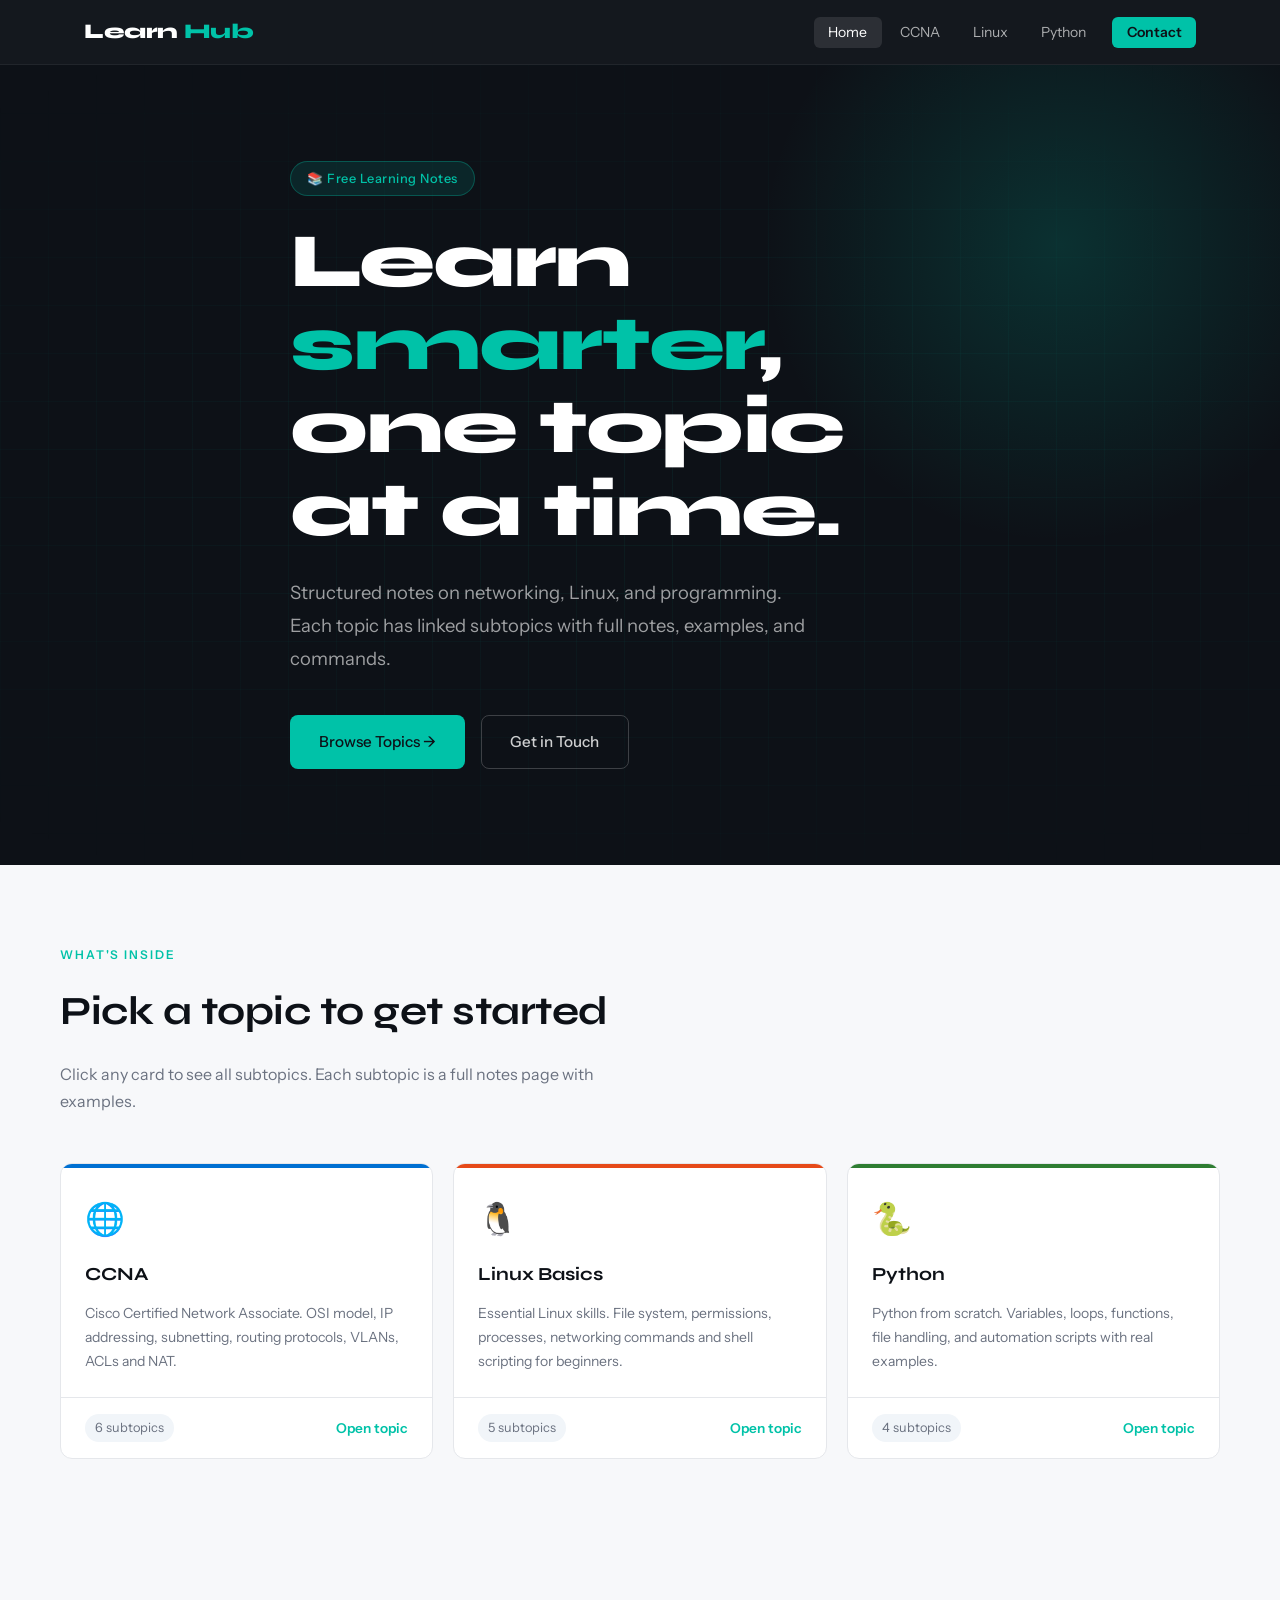
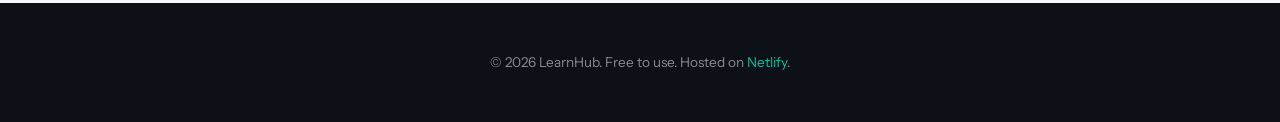
<file: index.html>
<!DOCTYPE html>
<html lang="en">
<head>
  <meta charset="UTF-8" />
  <meta name="viewport" content="width=device-width, initial-scale=1.0" />
  <title>LearnHub — Topics & Notes</title>
  <meta name="description" content="Free learning notes on CCNA, Linux, Python and more. Structured topics with subtopics and full notes." />
  <link rel="stylesheet" href="css/style.css" />
  <link rel="stylesheet" href="https://fonts.googleapis.com/css2?family=Fira+Code&display=swap" />
</head>
<body>

<!-- NAV -->
<nav class="nav">
  <div class="nav__inner">
    <a href="index.html" class="nav__logo">Learn<span>Hub</span></a>
    <ul class="nav__links" id="navLinks">
      <li><a href="index.html" class="active">Home</a></li>
      <li><a href="topics/ccna.html">CCNA</a></li>
      <li><a href="topics/linux.html">Linux</a></li>
      <li><a href="topics/python.html">Python</a></li>
      <li><a href="contact.html" class="cta">Contact</a></li>
    </ul>
    <button class="nav__toggle" onclick="document.getElementById('navLinks').classList.toggle('open')">☰</button>
  </div>
</nav>

<!-- HERO -->
<section class="hero">
  <div class="hero__grid"></div>
  <div class="hero__glow"></div>
  <div class="hero__inner">
    <div class="hero__badge anim">📚 Free Learning Notes</div>
    <h1 class="hero__title anim anim-d1">Learn <em>smarter</em>,<br>one topic at a time.</h1>
    <p class="hero__sub anim anim-d2">Structured notes on networking, Linux, and programming. Each topic has linked subtopics with full notes, examples, and commands.</p>
    <div class="hero__actions anim anim-d3">
      <a href="#topics" class="btn btn--primary">Browse Topics →</a>
      <a href="contact.html" class="btn btn--ghost">Get in Touch</a>
    </div>
  </div>
</section>

<!-- TOPICS -->
<section class="section" id="topics">
  <div class="section__inner">
    <p class="section__label">What's inside</p>
    <h2 class="section__title">Pick a topic to get started</h2>
    <p class="section__sub">Click any card to see all subtopics. Each subtopic is a full notes page with examples.</p>

    <div class="topics-grid">

      <a href="topics/ccna.html" class="topic-card">
        <div class="topic-card__stripe" style="background: #0070d2;"></div>
        <div class="topic-card__body">
          <div class="topic-card__icon">🌐</div>
          <div class="topic-card__title">CCNA</div>
          <div class="topic-card__desc">Cisco Certified Network Associate. OSI model, IP addressing, subnetting, routing protocols, VLANs, ACLs and NAT.</div>
        </div>
        <div class="topic-card__footer">
          <span class="topic-card__count">6 subtopics</span>
          <span class="topic-card__link">Open topic</span>
        </div>
      </a>

      <a href="topics/linux.html" class="topic-card">
        <div class="topic-card__stripe" style="background: #e64a19;"></div>
        <div class="topic-card__body">
          <div class="topic-card__icon">🐧</div>
          <div class="topic-card__title">Linux Basics</div>
          <div class="topic-card__desc">Essential Linux skills. File system, permissions, processes, networking commands and shell scripting for beginners.</div>
        </div>
        <div class="topic-card__footer">
          <span class="topic-card__count">5 subtopics</span>
          <span class="topic-card__link">Open topic</span>
        </div>
      </a>

      <a href="topics/python.html" class="topic-card">
        <div class="topic-card__stripe" style="background: #2e7d32;"></div>
        <div class="topic-card__body">
          <div class="topic-card__icon">🐍</div>
          <div class="topic-card__title">Python</div>
          <div class="topic-card__desc">Python from scratch. Variables, loops, functions, file handling, and automation scripts with real examples.</div>
        </div>
        <div class="topic-card__footer">
          <span class="topic-card__count">4 subtopics</span>
          <span class="topic-card__link">Open topic</span>
        </div>
      </a>

    </div>
  </div>
</section>

<!-- FOOTER -->
<footer class="footer">
  <p>© <span id="yr"></span> LearnHub. Free to use. Hosted on <a href="https://netlify.com" target="_blank">Netlify</a>.</p>
</footer>

<script>document.getElementById('yr').textContent = new Date().getFullYear();</script>
</body>
</html>
</file>
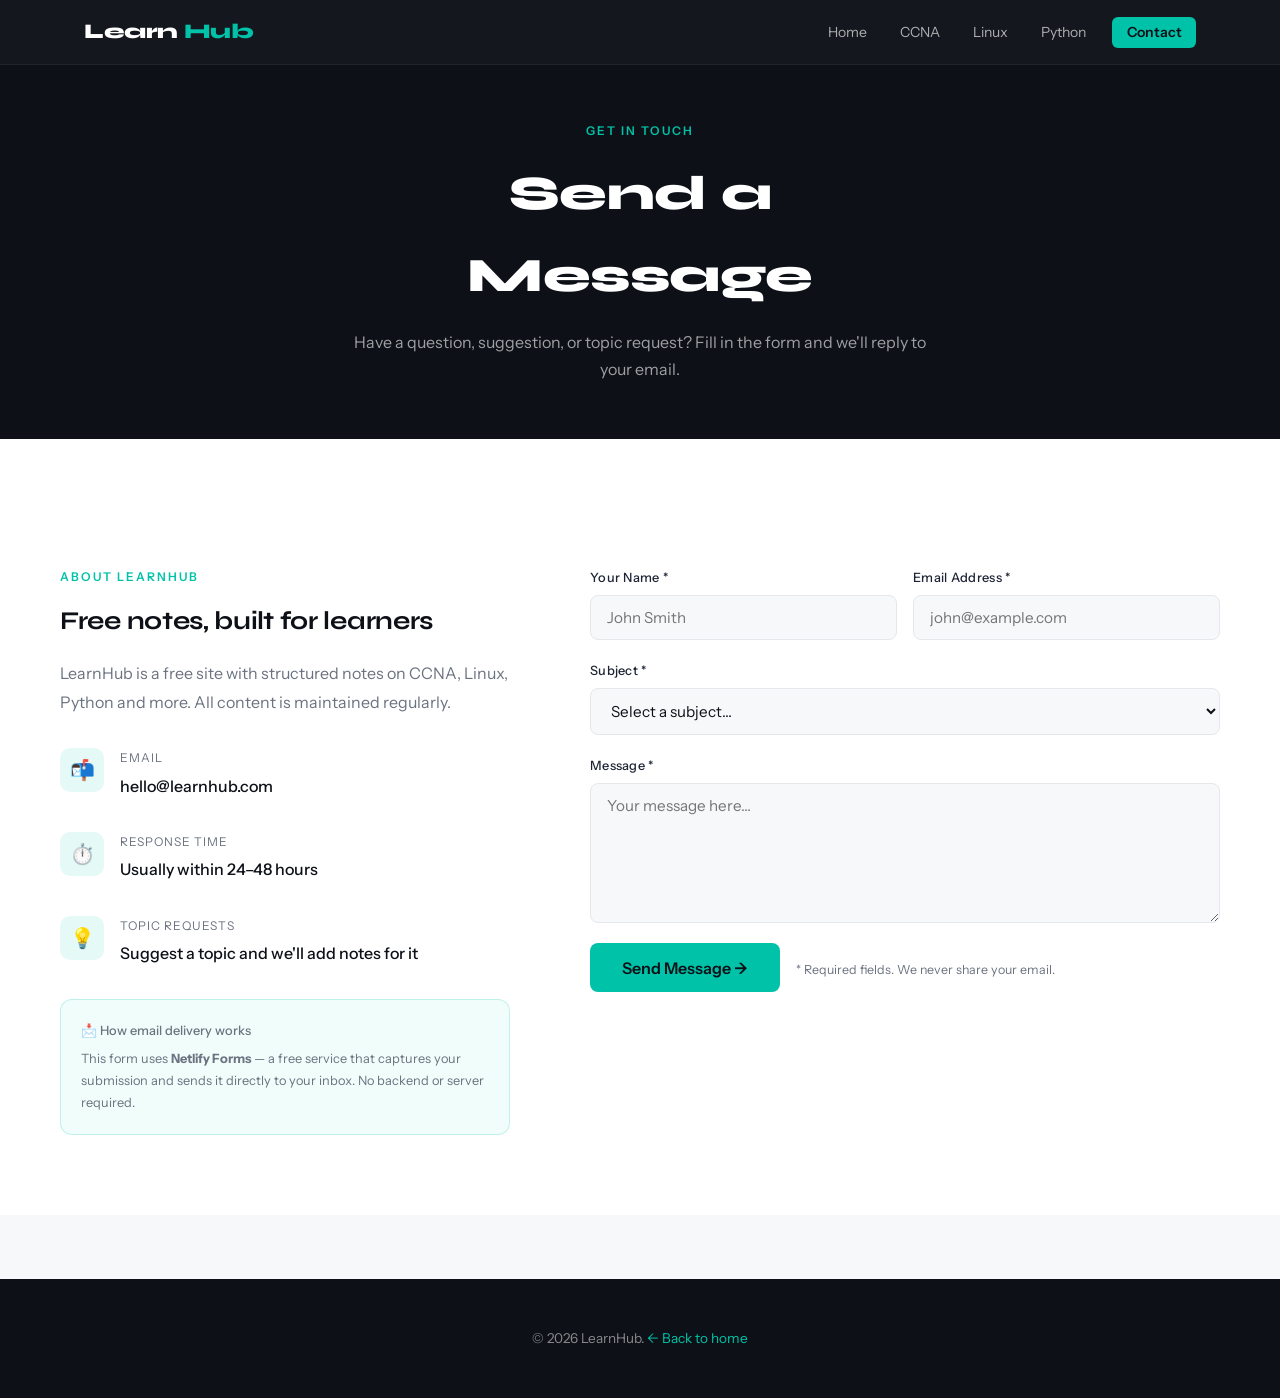
<file: contact.html>
<!DOCTYPE html>
<html lang="en">
<head>
  <meta charset="UTF-8" />
  <meta name="viewport" content="width=device-width, initial-scale=1.0" />
  <title>Contact — LearnHub</title>
  <meta name="description" content="Get in touch — send a message and we'll reply by email." />
  <link rel="stylesheet" href="css/style.css" />
</head>
<body>

<nav class="nav">
  <div class="nav__inner">
    <a href="index.html" class="nav__logo">Learn<span>Hub</span></a>
    <ul class="nav__links" id="navLinks">
      <li><a href="index.html">Home</a></li>
      <li><a href="topics/ccna.html">CCNA</a></li>
      <li><a href="topics/linux.html">Linux</a></li>
      <li><a href="topics/python.html">Python</a></li>
      <li><a href="contact.html" class="cta active">Contact</a></li>
    </ul>
    <button class="nav__toggle" onclick="document.getElementById('navLinks').classList.toggle('open')">☰</button>
  </div>
</nav>

<!-- Page header -->
<div style="background: var(--ink); padding: 3.5rem 1.5rem; text-align: center;">
  <div style="max-width: 600px; margin: 0 auto;">
    <p style="color: var(--accent); font-size: 0.75rem; font-weight: 600; letter-spacing: 2px; text-transform: uppercase; margin-bottom: 0.75rem;">Get in touch</p>
    <h1 style="font-family: 'Syne', sans-serif; font-size: clamp(2rem, 4vw, 3rem); font-weight: 800; color: #fff; letter-spacing: -0.5px; margin-bottom: 0.75rem;">Send a Message</h1>
    <p style="color: rgba(255,255,255,0.6); font-size: 1rem;">Have a question, suggestion, or topic request? Fill in the form and we'll reply to your email.</p>
  </div>
</div>

<section class="section contact-section">
  <div class="section__inner">
    <div class="contact-grid">

      <!-- Left: contact info -->
      <div class="contact-info">
        <div>
          <p class="section__label">About LearnHub</p>
          <h2 style="font-family: 'Syne', sans-serif; font-size: 1.6rem; font-weight: 700; margin-bottom: 1rem; letter-spacing: -0.3px;">Free notes, built for learners</h2>
          <p style="color: var(--muted); line-height: 1.8;">LearnHub is a free site with structured notes on CCNA, Linux, Python and more. All content is maintained regularly.</p>
        </div>

        <div class="contact-info__item">
          <div class="contact-info__icon">📬</div>
          <div>
            <p class="contact-info__label">Email</p>
            <p class="contact-info__value">hello@learnhub.com</p>
          </div>
        </div>

        <div class="contact-info__item">
          <div class="contact-info__icon">⏱️</div>
          <div>
            <p class="contact-info__label">Response time</p>
            <p class="contact-info__value">Usually within 24–48 hours</p>
          </div>
        </div>

        <div class="contact-info__item">
          <div class="contact-info__icon">💡</div>
          <div>
            <p class="contact-info__label">Topic requests</p>
            <p class="contact-info__value">Suggest a topic and we'll add notes for it</p>
          </div>
        </div>

        <div style="background: #f0fdfb; border: 1px solid rgba(0,194,168,0.2); border-radius: var(--r); padding: 1.25rem;">
          <p style="font-size: 0.8rem; color: var(--muted); margin-bottom: 0.4rem; font-weight: 500;">📩 How email delivery works</p>
          <p style="font-size: 0.8rem; color: var(--muted); line-height: 1.7;">This form uses <strong>Netlify Forms</strong> — a free service that captures your submission and sends it directly to your inbox. No backend or server required.</p>
        </div>
      </div>

      <!-- Right: contact form -->
      <div>
        <!-- Success message (shown after submit) -->
        <div id="form-success" class="alert" style="display:none; margin-bottom: 1.5rem;">
          ✅ Message sent! We'll reply to your email within 24–48 hours.
        </div>
        <div id="form-error" class="alert" style="display:none; margin-bottom: 1.5rem; background:#fee2e2; color:#991b1b; border:1px solid #fca5a5;">
          ❌ Something went wrong. Please try again or email us directly.
        </div>

        <!--
          NETLIFY FORMS SETUP:
          1. Deploy this site to Netlify
          2. Netlify auto-detects data-netlify="true" and activates the form
          3. Go to Netlify Dashboard → Forms → Set up email notifications
          4. Enter YOUR email address to receive submissions
          5. Done — every form submission arrives in your inbox for free
        -->
        <form
          class="form"
          name="contact"
          method="POST"
          data-netlify="true"
          data-netlify-honeypot="bot-field"
          id="contactForm"
        >
          <!-- Honeypot spam protection -->
          <input type="hidden" name="form-name" value="contact" />
          <input type="text" name="bot-field" style="display:none" />

          <div class="form__row">
            <div class="form__group">
              <label class="form__label" for="name">Your Name *</label>
              <input class="form__input" type="text" id="name" name="name" placeholder="John Smith" required />
            </div>
            <div class="form__group">
              <label class="form__label" for="email">Email Address *</label>
              <input class="form__input" type="email" id="email" name="email" placeholder="john@example.com" required />
            </div>
          </div>

          <div class="form__group">
            <label class="form__label" for="subject">Subject *</label>
            <select class="form__select" id="subject" name="subject" required>
              <option value="" disabled selected>Select a subject…</option>
              <option value="Topic Request">📚 Topic Request</option>
              <option value="Content Feedback">✏️ Content Feedback</option>
              <option value="Bug / Broken Link">🐛 Bug / Broken Link</option>
              <option value="General Question">💬 General Question</option>
              <option value="Other">Other</option>
            </select>
          </div>

          <div class="form__group">
            <label class="form__label" for="message">Message *</label>
            <textarea class="form__textarea" id="message" name="message" placeholder="Your message here…" required></textarea>
          </div>

          <div style="display: flex; align-items: center; gap: 1rem; flex-wrap: wrap;">
            <button type="submit" class="form__submit">Send Message →</button>
            <p class="form__note">* Required fields. We never share your email.</p>
          </div>
        </form>
      </div>
    </div>
  </div>
</section>

<footer class="footer">
  <p>© <span id="yr"></span> LearnHub. <a href="index.html">← Back to home</a></p>
</footer>

<script>
  document.getElementById('yr').textContent = new Date().getFullYear();

  // Handle form submission with fetch (AJAX) for better UX
  const form = document.getElementById('contactForm');
  form.addEventListener('submit', async (e) => {
    e.preventDefault();
    const btn = form.querySelector('.form__submit');
    btn.textContent = 'Sending…';
    btn.disabled = true;

    try {
      const data = new FormData(form);
      const res = await fetch('/', {
        method: 'POST',
        headers: { 'Content-Type': 'application/x-www-form-urlencoded' },
        body: new URLSearchParams(data).toString()
      });

      if (res.ok) {
        form.style.display = 'none';
        document.getElementById('form-success').style.display = 'block';
      } else {
        throw new Error('Server error');
      }
    } catch {
      document.getElementById('form-error').style.display = 'block';
      btn.textContent = 'Send Message →';
      btn.disabled = false;
    }
  });
</script>

</body>
</html>
</file>
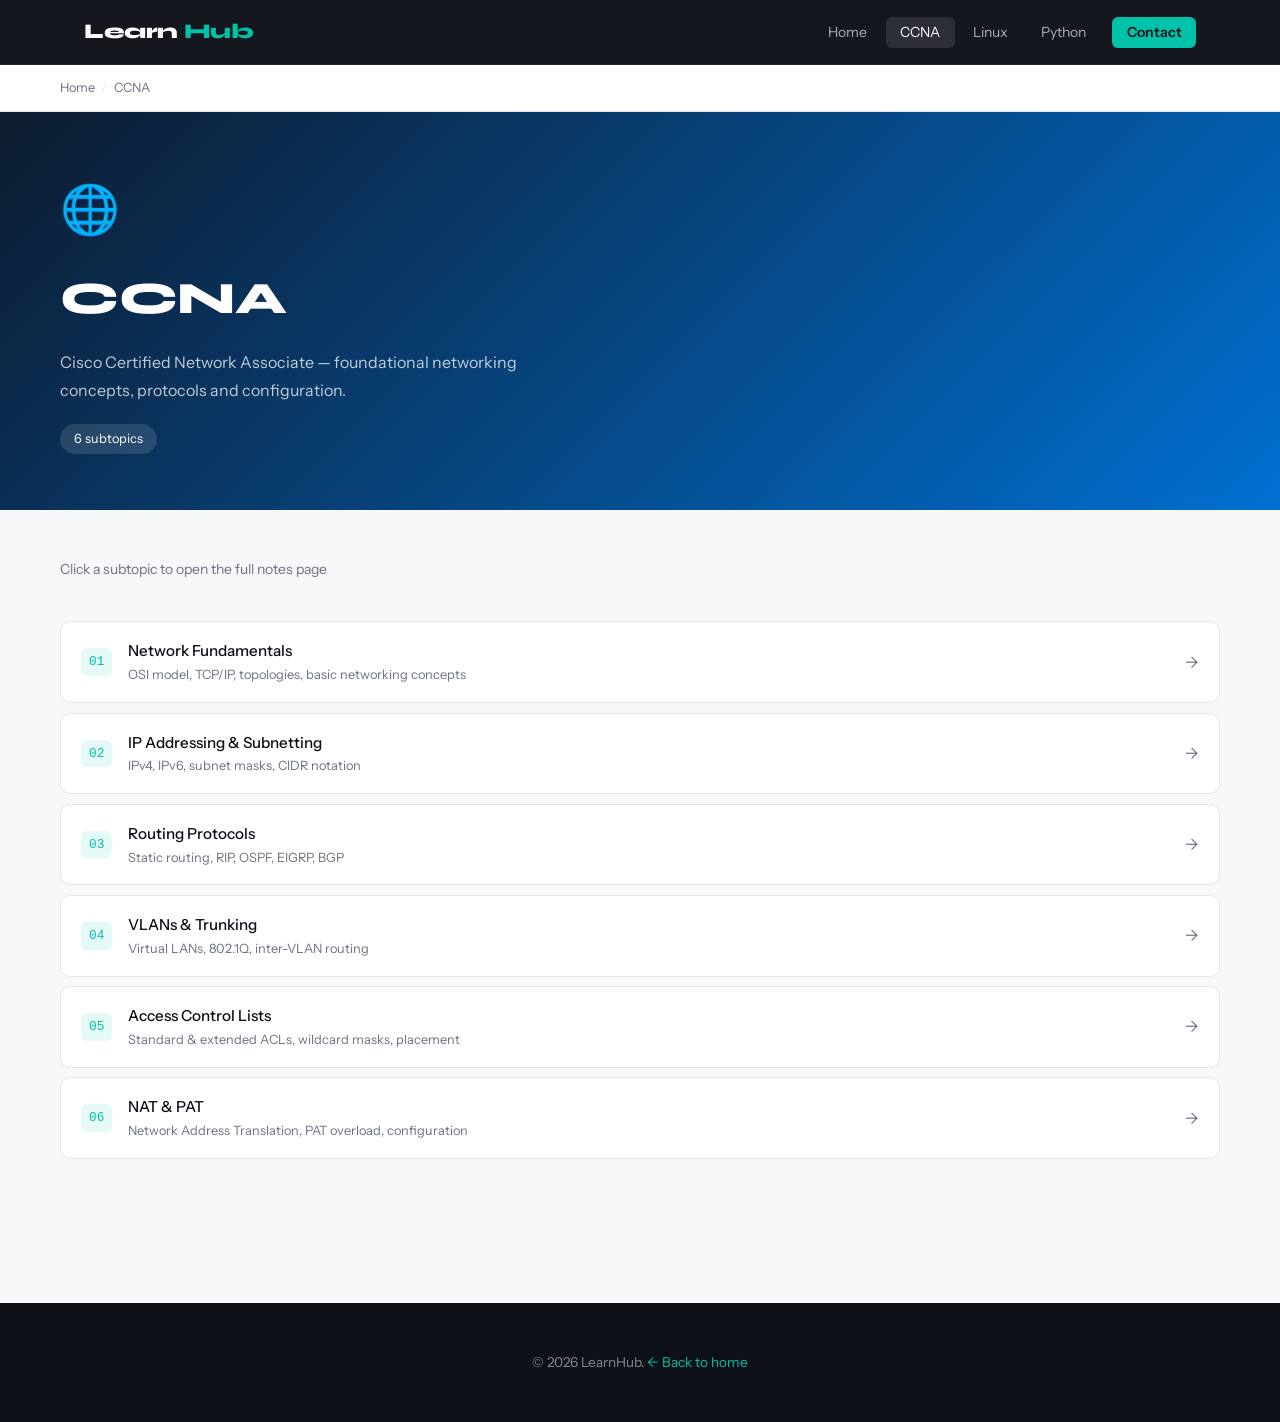
<file: topics/ccna.html>
<!DOCTYPE html>
<html lang="en">
<head>
  <meta charset="UTF-8" />
  <meta name="viewport" content="width=device-width, initial-scale=1.0" />
  <title>CCNA — LearnHub</title>
  <meta name="description" content="CCNA notes: OSI model, IP addressing, routing, VLANs, ACLs and NAT." />
  <link rel="stylesheet" href="../css/style.css" />
</head>
<body>

<nav class="nav">
  <div class="nav__inner">
    <a href="../index.html" class="nav__logo">Learn<span>Hub</span></a>
    <ul class="nav__links" id="navLinks">
      <li><a href="../index.html">Home</a></li>
      <li><a href="ccna.html" class="active">CCNA</a></li>
      <li><a href="linux.html">Linux</a></li>
      <li><a href="python.html">Python</a></li>
      <li><a href="../contact.html" class="cta">Contact</a></li>
    </ul>
    <button class="nav__toggle" onclick="document.getElementById('navLinks').classList.toggle('open')">☰</button>
  </div>
</nav>

<div class="breadcrumb">
  <div class="breadcrumb__inner">
    <a href="../index.html">Home</a>
    <span class="breadcrumb__sep">/</span>
    <span>CCNA</span>
  </div>
</div>

<!-- Topic banner -->
<div style="background: linear-gradient(135deg, #0d1b2e 0%, #0070d2 100%); padding: 3.5rem 1.5rem; color: #fff;">
  <div style="max-width: 1160px; margin: 0 auto;">
    <div style="font-size: 3rem; margin-bottom: 0.75rem;">🌐</div>
    <h1 style="font-family: 'Syne', sans-serif; font-size: clamp(1.8rem, 4vw, 2.8rem); font-weight: 800; letter-spacing: -0.5px; margin-bottom: 0.75rem;">CCNA</h1>
    <p style="color: rgba(255,255,255,0.75); font-size: 1rem; max-width: 520px;">Cisco Certified Network Associate — foundational networking concepts, protocols and configuration.</p>
    <div style="margin-top: 1.25rem; background: rgba(255,255,255,0.12); display: inline-block; padding: 4px 14px; border-radius: 20px; font-size: 0.8rem;">6 subtopics</div>
  </div>
</div>

<section class="section" style="padding-top: 3rem;">
  <div class="section__inner">
    <p style="color: var(--muted); margin-bottom: 0.5rem; font-size: 0.875rem;">Click a subtopic to open the full notes page</p>

    <ul class="sub-list">

      <li class="sub-list__item">
        <a href="ccna/network-fundamentals.html">
          <span class="sub-list__num">01</span>
          <div>
            <div class="sub-list__name">Network Fundamentals</div>
            <div class="sub-list__desc">OSI model, TCP/IP, topologies, basic networking concepts</div>
          </div>
          <span class="sub-list__arrow">→</span>
        </a>
      </li>

      <li class="sub-list__item">
        <a href="ccna/ip-addressing.html">
          <span class="sub-list__num">02</span>
          <div>
            <div class="sub-list__name">IP Addressing & Subnetting</div>
            <div class="sub-list__desc">IPv4, IPv6, subnet masks, CIDR notation</div>
          </div>
          <span class="sub-list__arrow">→</span>
        </a>
      </li>

      <li class="sub-list__item">
        <a href="ccna/routing.html">
          <span class="sub-list__num">03</span>
          <div>
            <div class="sub-list__name">Routing Protocols</div>
            <div class="sub-list__desc">Static routing, RIP, OSPF, EIGRP, BGP</div>
          </div>
          <span class="sub-list__arrow">→</span>
        </a>
      </li>

      <li class="sub-list__item">
        <a href="ccna/vlans.html">
          <span class="sub-list__num">04</span>
          <div>
            <div class="sub-list__name">VLANs & Trunking</div>
            <div class="sub-list__desc">Virtual LANs, 802.1Q, inter-VLAN routing</div>
          </div>
          <span class="sub-list__arrow">→</span>
        </a>
      </li>

      <li class="sub-list__item">
        <a href="ccna/acls.html">
          <span class="sub-list__num">05</span>
          <div>
            <div class="sub-list__name">Access Control Lists</div>
            <div class="sub-list__desc">Standard & extended ACLs, wildcard masks, placement</div>
          </div>
          <span class="sub-list__arrow">→</span>
        </a>
      </li>

      <li class="sub-list__item">
        <a href="ccna/nat.html">
          <span class="sub-list__num">06</span>
          <div>
            <div class="sub-list__name">NAT & PAT</div>
            <div class="sub-list__desc">Network Address Translation, PAT overload, configuration</div>
          </div>
          <span class="sub-list__arrow">→</span>
        </a>
      </li>

    </ul>
  </div>
</section>

<footer class="footer">
  <p>© <span id="yr"></span> LearnHub. <a href="../index.html">← Back to home</a></p>
</footer>
<script>document.getElementById('yr').textContent = new Date().getFullYear();</script>
</body>
</html>
</file>
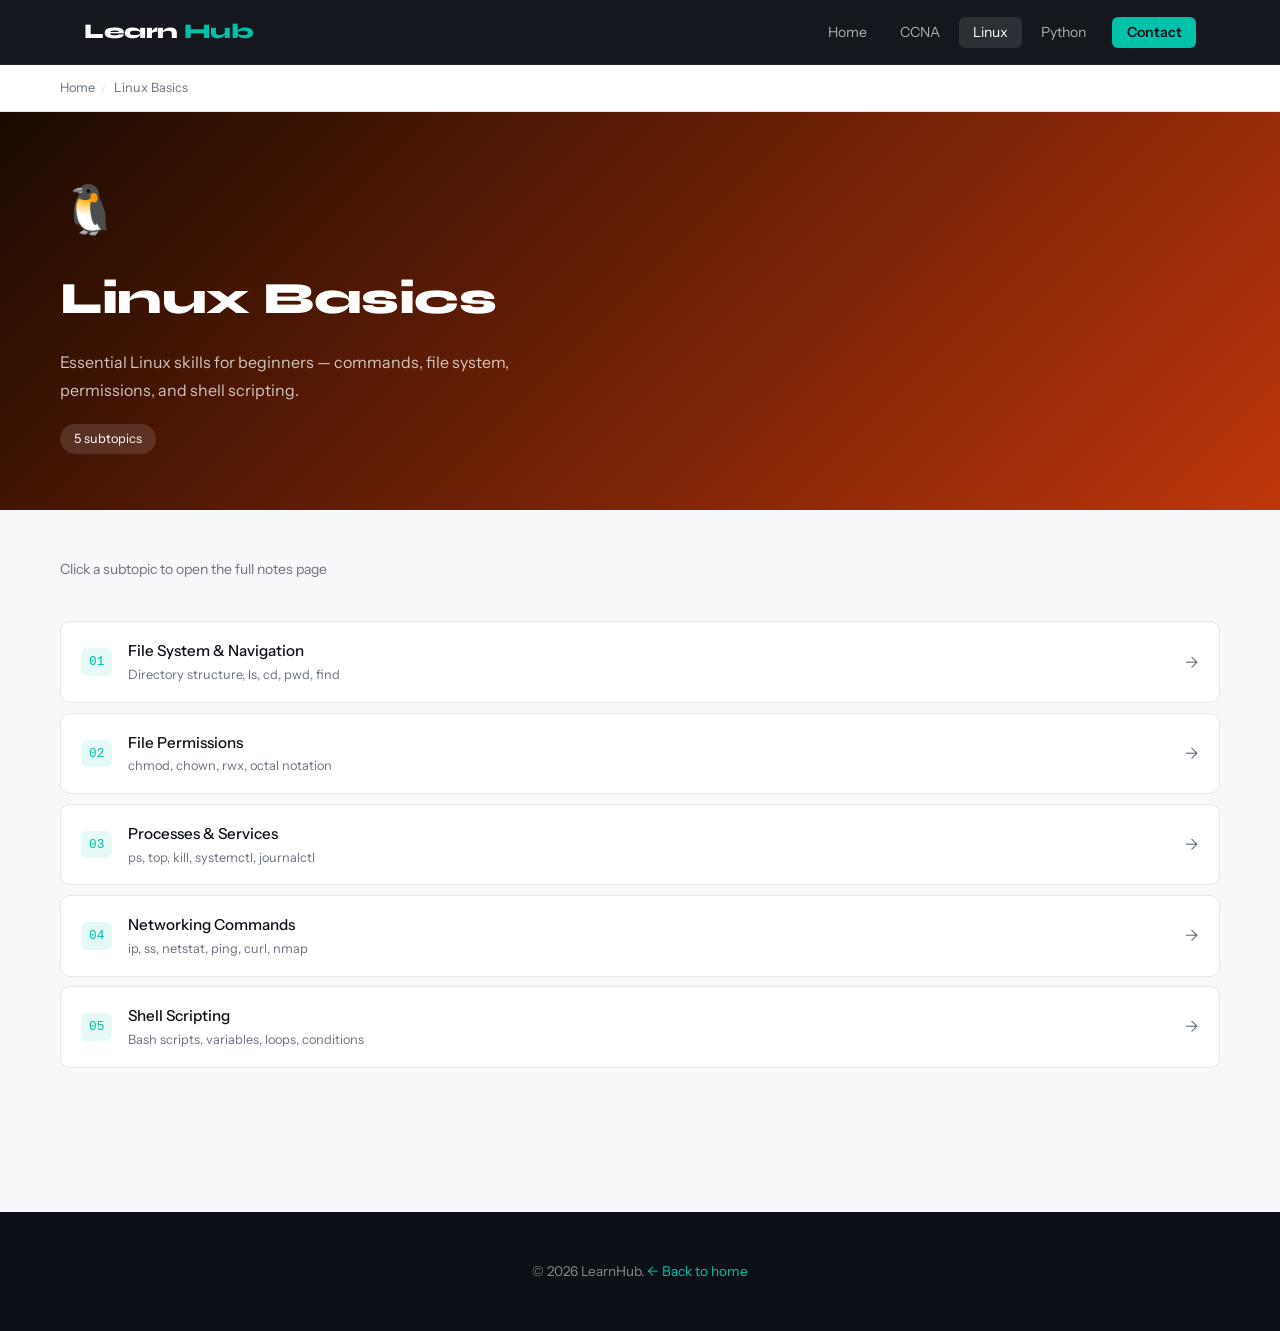
<file: topics/linux.html>
<!DOCTYPE html>
<html lang="en">
<head>
  <meta charset="UTF-8"/><meta name="viewport" content="width=device-width,initial-scale=1.0"/>
  <title>Linux Basics — LearnHub</title>
  <link rel="stylesheet" href="../css/style.css"/>
</head>
<body>
<nav class="nav"><div class="nav__inner">
  <a href="../index.html" class="nav__logo">Learn<span>Hub</span></a>
  <ul class="nav__links" id="navLinks">
    <li><a href="../index.html">Home</a></li><li><a href="ccna.html">CCNA</a></li>
    <li><a href="linux.html" class="active">Linux</a></li><li><a href="python.html">Python</a></li>
    <li><a href="../contact.html" class="cta">Contact</a></li>
  </ul>
  <button class="nav__toggle" onclick="document.getElementById('navLinks').classList.toggle('open')">☰</button>
</div></nav>
<div class="breadcrumb"><div class="breadcrumb__inner"><a href="../index.html">Home</a><span class="breadcrumb__sep">/</span><span>Linux Basics</span></div></div>

<div style="background:linear-gradient(135deg,#1a0a00 0%,#bf360c 100%);padding:3.5rem 1.5rem;color:#fff;">
  <div style="max-width:1160px;margin:0 auto;">
    <div style="font-size:3rem;margin-bottom:.75rem;">🐧</div>
    <h1 style="font-family:'Syne',sans-serif;font-size:clamp(1.8rem,4vw,2.8rem);font-weight:800;letter-spacing:-.5px;margin-bottom:.75rem;">Linux Basics</h1>
    <p style="color:rgba(255,255,255,.75);font-size:1rem;max-width:520px;">Essential Linux skills for beginners — commands, file system, permissions, and shell scripting.</p>
    <div style="margin-top:1.25rem;background:rgba(255,255,255,.12);display:inline-block;padding:4px 14px;border-radius:20px;font-size:.8rem;">5 subtopics</div>
  </div>
</div>

<section class="section" style="padding-top:3rem;">
  <div class="section__inner">
    <p style="color:var(--muted);margin-bottom:.5rem;font-size:.875rem;">Click a subtopic to open the full notes page</p>
    <ul class="sub-list">
      <li class="sub-list__item"><a href="linux/file-system.html"><span class="sub-list__num">01</span><div><div class="sub-list__name">File System & Navigation</div><div class="sub-list__desc">Directory structure, ls, cd, pwd, find</div></div><span class="sub-list__arrow">→</span></a></li>
      <li class="sub-list__item"><a href="linux/permissions.html"><span class="sub-list__num">02</span><div><div class="sub-list__name">File Permissions</div><div class="sub-list__desc">chmod, chown, rwx, octal notation</div></div><span class="sub-list__arrow">→</span></a></li>
      <li class="sub-list__item"><a href="linux/processes.html"><span class="sub-list__num">03</span><div><div class="sub-list__name">Processes & Services</div><div class="sub-list__desc">ps, top, kill, systemctl, journalctl</div></div><span class="sub-list__arrow">→</span></a></li>
      <li class="sub-list__item"><a href="linux/networking.html"><span class="sub-list__num">04</span><div><div class="sub-list__name">Networking Commands</div><div class="sub-list__desc">ip, ss, netstat, ping, curl, nmap</div></div><span class="sub-list__arrow">→</span></a></li>
      <li class="sub-list__item"><a href="linux/shell-scripting.html"><span class="sub-list__num">05</span><div><div class="sub-list__name">Shell Scripting</div><div class="sub-list__desc">Bash scripts, variables, loops, conditions</div></div><span class="sub-list__arrow">→</span></a></li>
    </ul>
  </div>
</section>
<footer class="footer"><p>© <span id="yr"></span> LearnHub. <a href="../index.html">← Back to home</a></p></footer>
<script>document.getElementById('yr').textContent=new Date().getFullYear();</script>
</body></html>
</file>
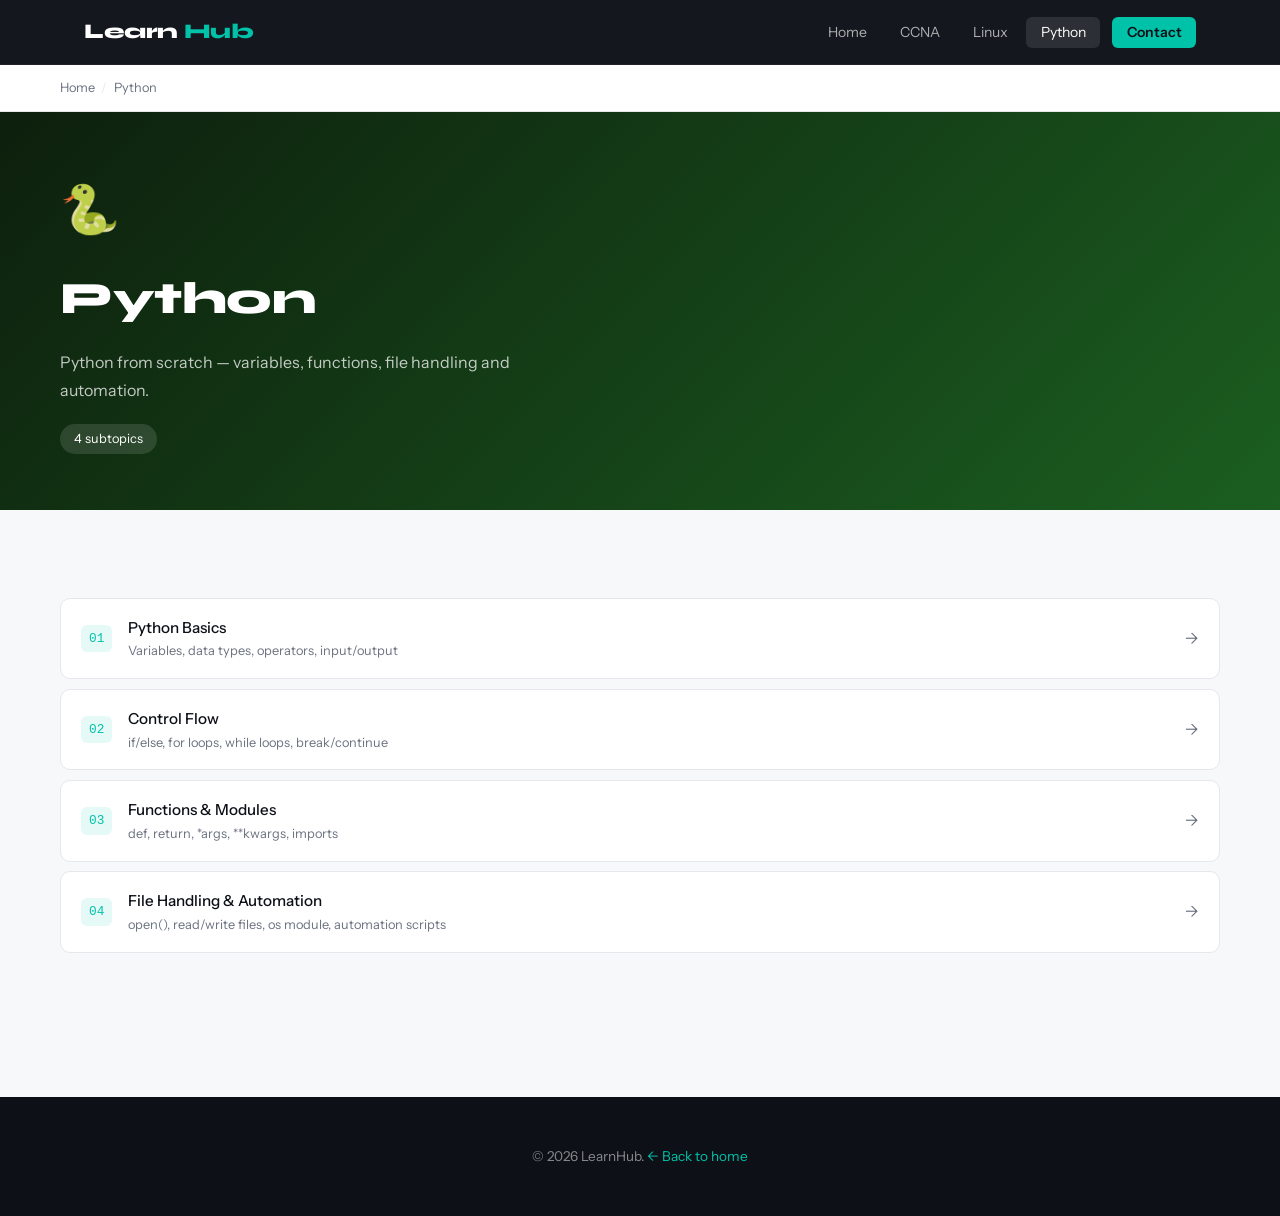
<file: topics/python.html>
<!DOCTYPE html>
<html lang="en">
<head><meta charset="UTF-8"/><meta name="viewport" content="width=device-width,initial-scale=1.0"/>
<title>Python — LearnHub</title><link rel="stylesheet" href="../css/style.css"/></head>
<body>
<nav class="nav"><div class="nav__inner"><a href="../index.html" class="nav__logo">Learn<span>Hub</span></a>
<ul class="nav__links" id="navLinks"><li><a href="../index.html">Home</a></li><li><a href="ccna.html">CCNA</a></li><li><a href="linux.html">Linux</a></li><li><a href="python.html" class="active">Python</a></li><li><a href="../contact.html" class="cta">Contact</a></li></ul>
<button class="nav__toggle" onclick="document.getElementById('navLinks').classList.toggle('open')">☰</button></div></nav>
<div class="breadcrumb"><div class="breadcrumb__inner"><a href="../index.html">Home</a><span class="breadcrumb__sep">/</span><span>Python</span></div></div>
<div style="background:linear-gradient(135deg,#0d1f0d 0%,#1b5e20 100%);padding:3.5rem 1.5rem;color:#fff;">
  <div style="max-width:1160px;margin:0 auto;">
    <div style="font-size:3rem;margin-bottom:.75rem;">🐍</div>
    <h1 style="font-family:'Syne',sans-serif;font-size:clamp(1.8rem,4vw,2.8rem);font-weight:800;letter-spacing:-.5px;margin-bottom:.75rem;">Python</h1>
    <p style="color:rgba(255,255,255,.75);font-size:1rem;max-width:520px;">Python from scratch — variables, functions, file handling and automation.</p>
    <div style="margin-top:1.25rem;background:rgba(255,255,255,.12);display:inline-block;padding:4px 14px;border-radius:20px;font-size:.8rem;">4 subtopics</div>
  </div>
</div>
<section class="section" style="padding-top:3rem;"><div class="section__inner">
<ul class="sub-list">
<li class="sub-list__item"><a href="python/basics.html"><span class="sub-list__num">01</span><div><div class="sub-list__name">Python Basics</div><div class="sub-list__desc">Variables, data types, operators, input/output</div></div><span class="sub-list__arrow">→</span></a></li>
<li class="sub-list__item"><a href="python/control-flow.html"><span class="sub-list__num">02</span><div><div class="sub-list__name">Control Flow</div><div class="sub-list__desc">if/else, for loops, while loops, break/continue</div></div><span class="sub-list__arrow">→</span></a></li>
<li class="sub-list__item"><a href="python/functions.html"><span class="sub-list__num">03</span><div><div class="sub-list__name">Functions & Modules</div><div class="sub-list__desc">def, return, *args, **kwargs, imports</div></div><span class="sub-list__arrow">→</span></a></li>
<li class="sub-list__item"><a href="python/file-handling.html"><span class="sub-list__num">04</span><div><div class="sub-list__name">File Handling & Automation</div><div class="sub-list__desc">open(), read/write files, os module, automation scripts</div></div><span class="sub-list__arrow">→</span></a></li>
</ul>
</div></section>
<footer class="footer"><p>© <span id="yr"></span> LearnHub. <a href="../index.html">← Back to home</a></p></footer>
<script>document.getElementById('yr').textContent=new Date().getFullYear();</script>
</body></html>
</file>
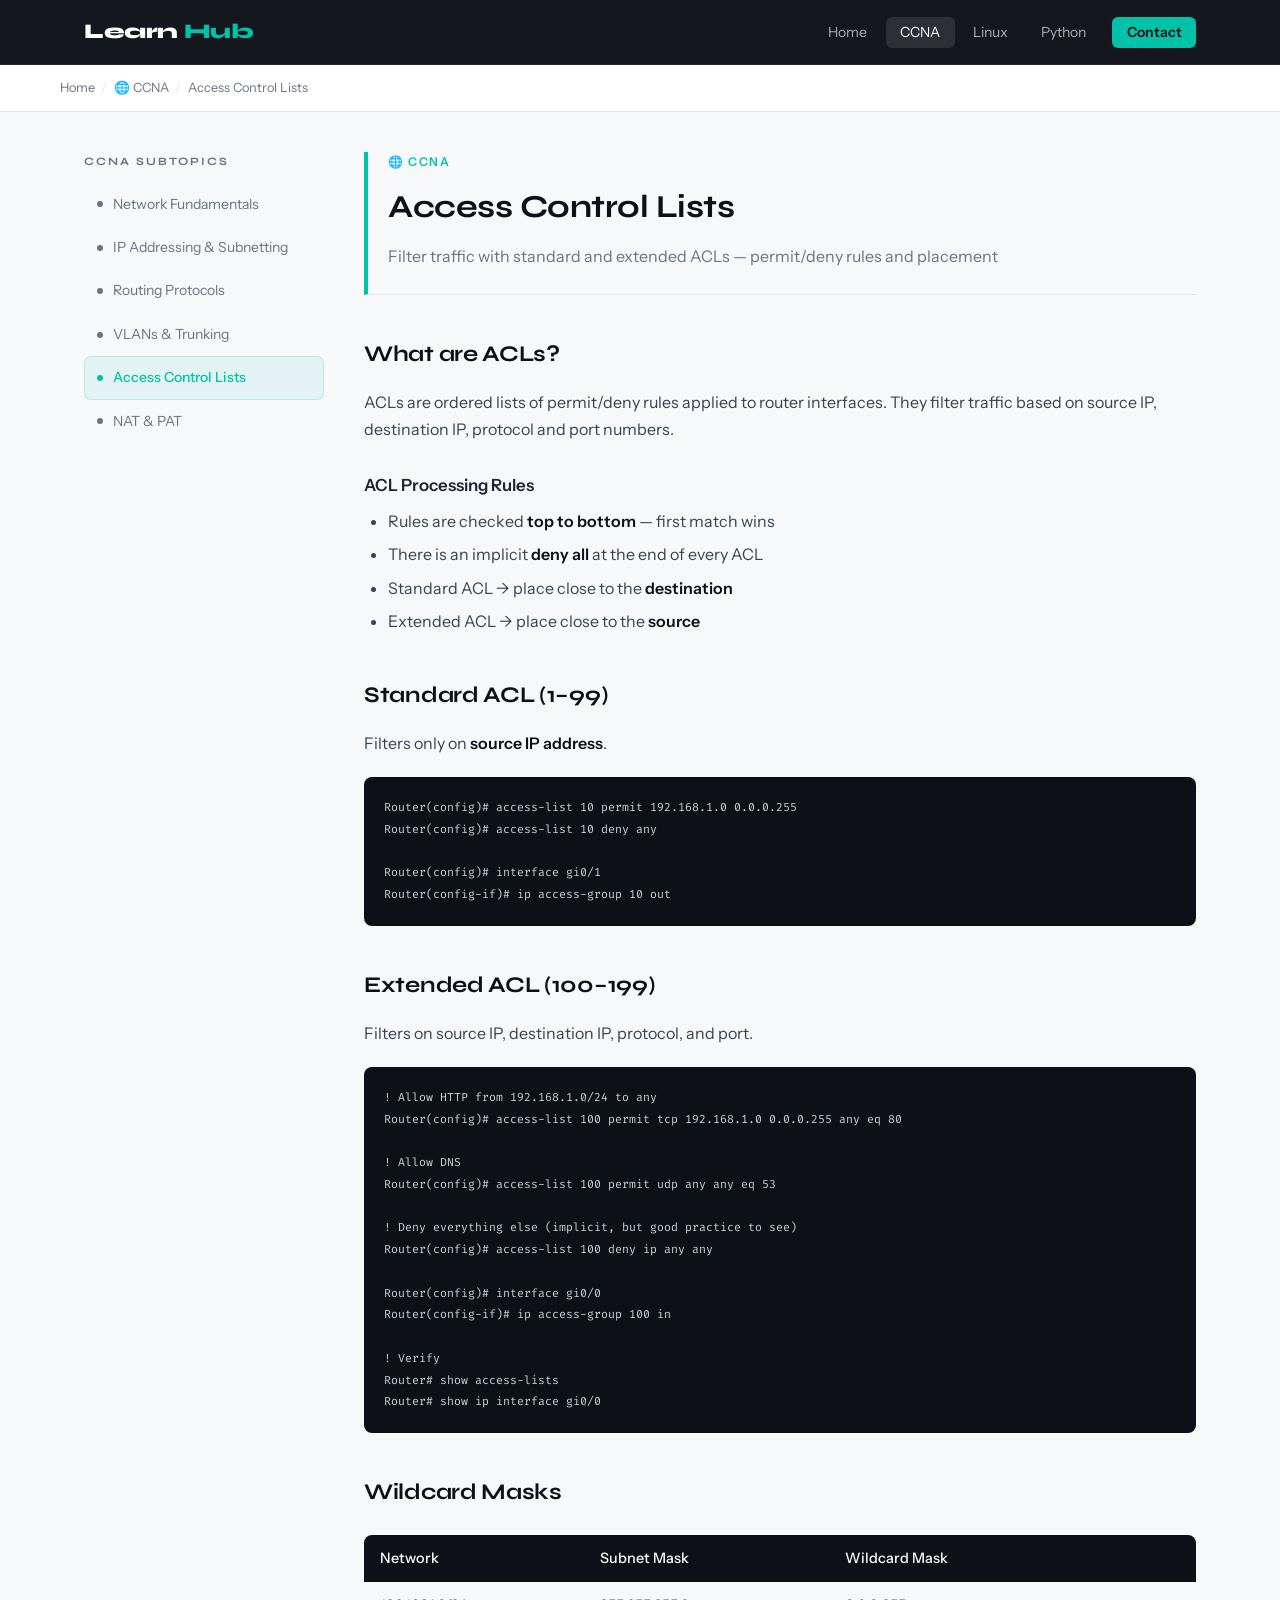
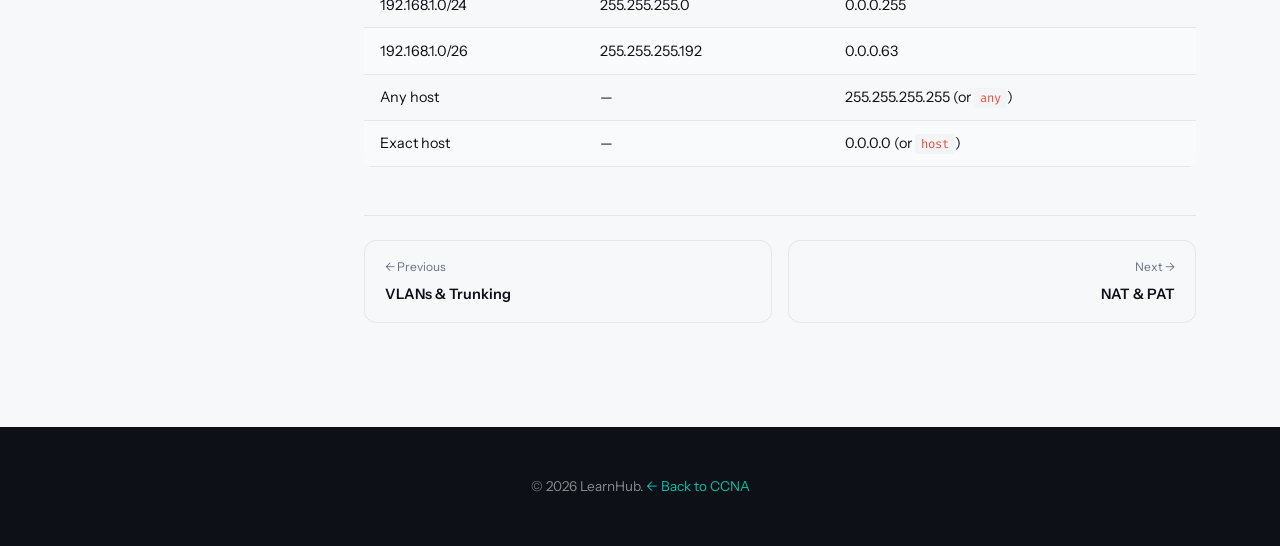
<file: topics/ccna/acls.html>
<!DOCTYPE html>
<html lang="en">
<head><meta charset="UTF-8"/><meta name="viewport" content="width=device-width,initial-scale=1.0"/>
<title>Access Control Lists — CCNA | LearnHub</title>
<link rel="stylesheet" href="../../css/style.css"/>
<link rel="stylesheet" href="https://fonts.googleapis.com/css2?family=Fira+Code:wght@400;500&display=swap"/>
</head><body>
<nav class="nav"><div class="nav__inner"><a href="../../index.html" class="nav__logo">Learn<span>Hub</span></a>
<ul class="nav__links" id="navLinks"><li><a href="../../index.html">Home</a></li><li><a href="../ccna.html" class="active">CCNA</a></li><li><a href="../linux.html">Linux</a></li><li><a href="../python.html">Python</a></li><li><a href="../../contact.html" class="cta">Contact</a></li></ul>
<button class="nav__toggle" onclick="document.getElementById('navLinks').classList.toggle('open')">☰</button></div></nav>
<div class="breadcrumb"><div class="breadcrumb__inner"><a href="../../index.html">Home</a><span class="breadcrumb__sep">/</span><a href="../ccna.html">🌐 CCNA</a><span class="breadcrumb__sep">/</span><span>Access Control Lists</span></div></div>
<div class="page-layout">
<aside class="sidebar"><p class="sidebar__title">CCNA Subtopics</p><ul class="sidebar__list">
<li><a href="network-fundamentals.html"><span class="sidebar__dot"></span>Network Fundamentals</a></li>
<li><a href="ip-addressing.html"><span class="sidebar__dot"></span>IP Addressing & Subnetting</a></li>
<li><a href="routing.html"><span class="sidebar__dot"></span>Routing Protocols</a></li>
<li><a href="vlans.html"><span class="sidebar__dot"></span>VLANs & Trunking</a></li>
<li><a href="acls.html" class="active"><span class="sidebar__dot"></span>Access Control Lists</a></li>
<li><a href="nat.html"><span class="sidebar__dot"></span>NAT & PAT</a></li>
</ul></aside>
<article class="content">
<div class="content__header"><p class="content__topic">🌐 CCNA</p><h1 class="content__title">Access Control Lists</h1><p class="content__desc">Filter traffic with standard and extended ACLs — permit/deny rules and placement</p></div>
<div class="prose">
<h2>What are ACLs?</h2>
<p>ACLs are ordered lists of permit/deny rules applied to router interfaces. They filter traffic based on source IP, destination IP, protocol and port numbers.</p>
<h3>ACL Processing Rules</h3>
<ul><li>Rules are checked <strong>top to bottom</strong> — first match wins</li><li>There is an implicit <strong>deny all</strong> at the end of every ACL</li><li>Standard ACL → place close to the <strong>destination</strong></li><li>Extended ACL → place close to the <strong>source</strong></li></ul>
<h2>Standard ACL (1–99)</h2>
<p>Filters only on <strong>source IP address</strong>.</p>
<pre><code>Router(config)# access-list 10 permit 192.168.1.0 0.0.0.255
Router(config)# access-list 10 deny any

Router(config)# interface gi0/1
Router(config-if)# ip access-group 10 out</code></pre>
<h2>Extended ACL (100–199)</h2>
<p>Filters on source IP, destination IP, protocol, and port.</p>
<pre><code>! Allow HTTP from 192.168.1.0/24 to any
Router(config)# access-list 100 permit tcp 192.168.1.0 0.0.0.255 any eq 80

! Allow DNS
Router(config)# access-list 100 permit udp any any eq 53

! Deny everything else (implicit, but good practice to see)
Router(config)# access-list 100 deny ip any any

Router(config)# interface gi0/0
Router(config-if)# ip access-group 100 in

! Verify
Router# show access-lists
Router# show ip interface gi0/0</code></pre>
<h2>Wildcard Masks</h2>
<table><thead><tr><th>Network</th><th>Subnet Mask</th><th>Wildcard Mask</th></tr></thead>
<tbody><tr><td>192.168.1.0/24</td><td>255.255.255.0</td><td>0.0.0.255</td></tr>
<tr><td>192.168.1.0/26</td><td>255.255.255.192</td><td>0.0.0.63</td></tr>
<tr><td>Any host</td><td>—</td><td>255.255.255.255 (or <code>any</code>)</td></tr>
<tr><td>Exact host</td><td>—</td><td>0.0.0.0 (or <code>host</code>)</td></tr></tbody></table>
</div>
<div class="page-nav">
<a href="vlans.html" class="page-nav__btn"><span class="page-nav__dir">← Previous</span><span class="page-nav__name">VLANs & Trunking</span></a>
<a href="nat.html" class="page-nav__btn page-nav__btn--next"><span class="page-nav__dir">Next →</span><span class="page-nav__name">NAT & PAT</span></a>
</div></article></div>
<footer class="footer"><p>© <span id="yr"></span> LearnHub. <a href="../ccna.html">← Back to CCNA</a></p></footer>
<script>document.getElementById('yr').textContent=new Date().getFullYear();</script>
</body></html>
</file>
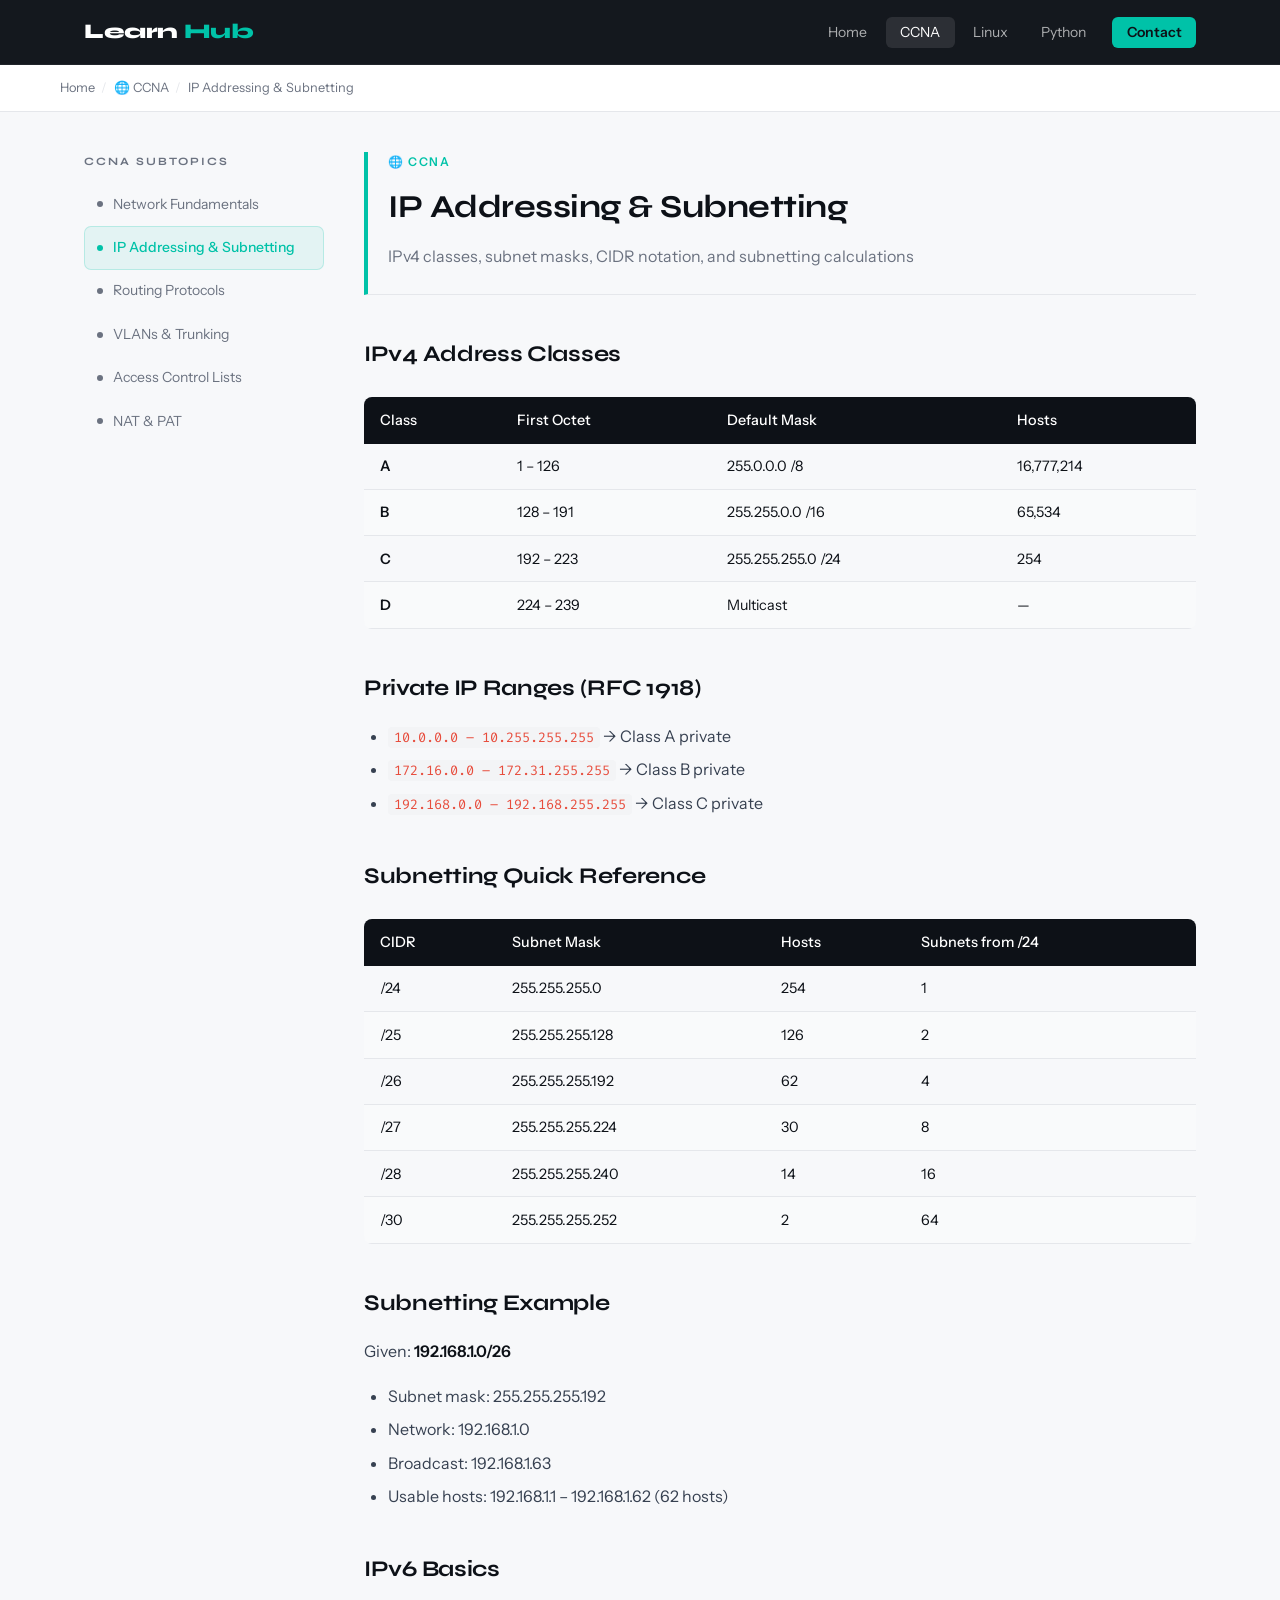
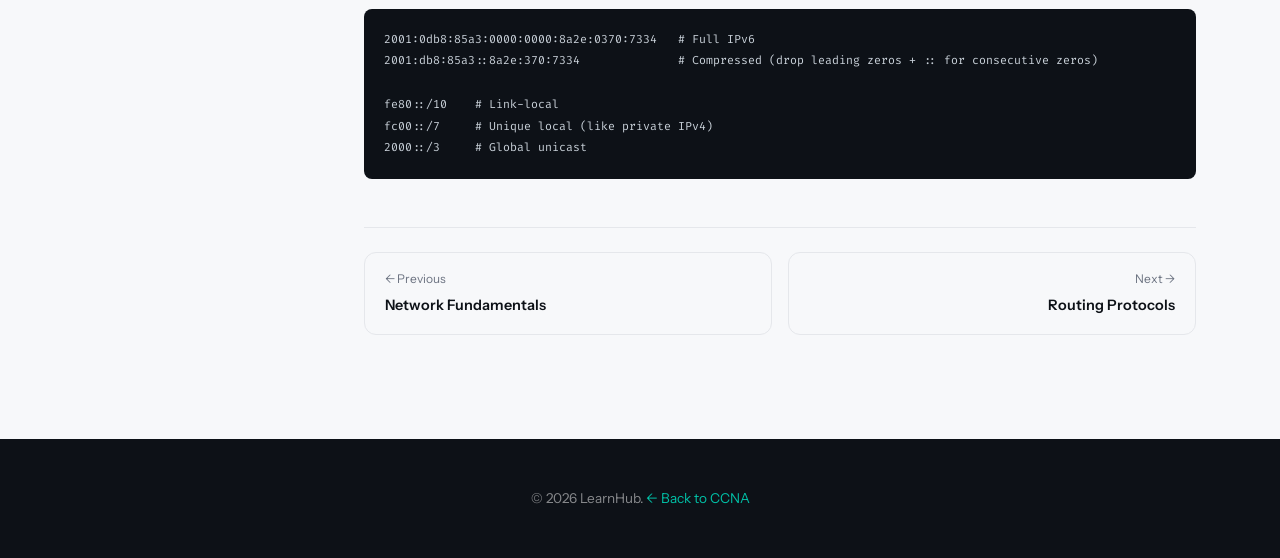
<file: topics/ccna/ip-addressing.html>
<!DOCTYPE html>
<html lang="en">
<head>
  <meta charset="UTF-8" /><meta name="viewport" content="width=device-width, initial-scale=1.0" />
  <title>IP Addressing & Subnetting — CCNA | LearnHub</title>
  <link rel="stylesheet" href="../../css/style.css" />
  <link rel="stylesheet" href="https://fonts.googleapis.com/css2?family=Fira+Code:wght@400;500&display=swap" />
</head>
<body>
<nav class="nav"><div class="nav__inner">
  <a href="../../index.html" class="nav__logo">Learn<span>Hub</span></a>
  <ul class="nav__links" id="navLinks">
    <li><a href="../../index.html">Home</a></li>
    <li><a href="../ccna.html" class="active">CCNA</a></li>
    <li><a href="../linux.html">Linux</a></li>
    <li><a href="../python.html">Python</a></li>
    <li><a href="../../contact.html" class="cta">Contact</a></li>
  </ul>
  <button class="nav__toggle" onclick="document.getElementById('navLinks').classList.toggle('open')">☰</button>
</div></nav>

<div class="breadcrumb"><div class="breadcrumb__inner">
  <a href="../../index.html">Home</a><span class="breadcrumb__sep">/</span>
  <a href="../ccna.html">🌐 CCNA</a><span class="breadcrumb__sep">/</span>
  <span>IP Addressing & Subnetting</span>
</div></div>

<div class="page-layout">
  <aside class="sidebar">
    <p class="sidebar__title">CCNA Subtopics</p>
    <ul class="sidebar__list">
      <li><a href="network-fundamentals.html"><span class="sidebar__dot"></span>Network Fundamentals</a></li>
      <li><a href="ip-addressing.html" class="active"><span class="sidebar__dot"></span>IP Addressing & Subnetting</a></li>
      <li><a href="routing.html"><span class="sidebar__dot"></span>Routing Protocols</a></li>
      <li><a href="vlans.html"><span class="sidebar__dot"></span>VLANs & Trunking</a></li>
      <li><a href="acls.html"><span class="sidebar__dot"></span>Access Control Lists</a></li>
      <li><a href="nat.html"><span class="sidebar__dot"></span>NAT & PAT</a></li>
    </ul>
  </aside>

  <article class="content">
    <div class="content__header">
      <p class="content__topic">🌐 CCNA</p>
      <h1 class="content__title">IP Addressing & Subnetting</h1>
      <p class="content__desc">IPv4 classes, subnet masks, CIDR notation, and subnetting calculations</p>
    </div>

    <div class="prose">
      <h2>IPv4 Address Classes</h2>
      <table>
        <thead><tr><th>Class</th><th>First Octet</th><th>Default Mask</th><th>Hosts</th></tr></thead>
        <tbody>
          <tr><td><strong>A</strong></td><td>1 – 126</td><td>255.0.0.0 /8</td><td>16,777,214</td></tr>
          <tr><td><strong>B</strong></td><td>128 – 191</td><td>255.255.0.0 /16</td><td>65,534</td></tr>
          <tr><td><strong>C</strong></td><td>192 – 223</td><td>255.255.255.0 /24</td><td>254</td></tr>
          <tr><td><strong>D</strong></td><td>224 – 239</td><td>Multicast</td><td>—</td></tr>
        </tbody>
      </table>

      <h2>Private IP Ranges (RFC 1918)</h2>
      <ul>
        <li><code>10.0.0.0 – 10.255.255.255</code> → Class A private</li>
        <li><code>172.16.0.0 – 172.31.255.255</code> → Class B private</li>
        <li><code>192.168.0.0 – 192.168.255.255</code> → Class C private</li>
      </ul>

      <h2>Subnetting Quick Reference</h2>
      <table>
        <thead><tr><th>CIDR</th><th>Subnet Mask</th><th>Hosts</th><th>Subnets from /24</th></tr></thead>
        <tbody>
          <tr><td>/24</td><td>255.255.255.0</td><td>254</td><td>1</td></tr>
          <tr><td>/25</td><td>255.255.255.128</td><td>126</td><td>2</td></tr>
          <tr><td>/26</td><td>255.255.255.192</td><td>62</td><td>4</td></tr>
          <tr><td>/27</td><td>255.255.255.224</td><td>30</td><td>8</td></tr>
          <tr><td>/28</td><td>255.255.255.240</td><td>14</td><td>16</td></tr>
          <tr><td>/30</td><td>255.255.255.252</td><td>2</td><td>64</td></tr>
        </tbody>
      </table>

      <h2>Subnetting Example</h2>
      <p>Given: <strong>192.168.1.0/26</strong></p>
      <ul>
        <li>Subnet mask: 255.255.255.192</li>
        <li>Network: 192.168.1.0</li>
        <li>Broadcast: 192.168.1.63</li>
        <li>Usable hosts: 192.168.1.1 – 192.168.1.62 (62 hosts)</li>
      </ul>

      <h2>IPv6 Basics</h2>
      <pre><code>2001:0db8:85a3:0000:0000:8a2e:0370:7334   # Full IPv6
2001:db8:85a3::8a2e:370:7334              # Compressed (drop leading zeros + :: for consecutive zeros)

fe80::/10    # Link-local
fc00::/7     # Unique local (like private IPv4)
2000::/3     # Global unicast</code></pre>
    </div>

    <div class="page-nav">
      <a href="network-fundamentals.html" class="page-nav__btn">
        <span class="page-nav__dir">← Previous</span>
        <span class="page-nav__name">Network Fundamentals</span>
      </a>
      <a href="routing.html" class="page-nav__btn page-nav__btn--next">
        <span class="page-nav__dir">Next →</span>
        <span class="page-nav__name">Routing Protocols</span>
      </a>
    </div>
  </article>
</div>

<footer class="footer"><p>© <span id="yr"></span> LearnHub. <a href="../ccna.html">← Back to CCNA</a></p></footer>
<script>document.getElementById('yr').textContent = new Date().getFullYear();</script>
</body></html>
</file>
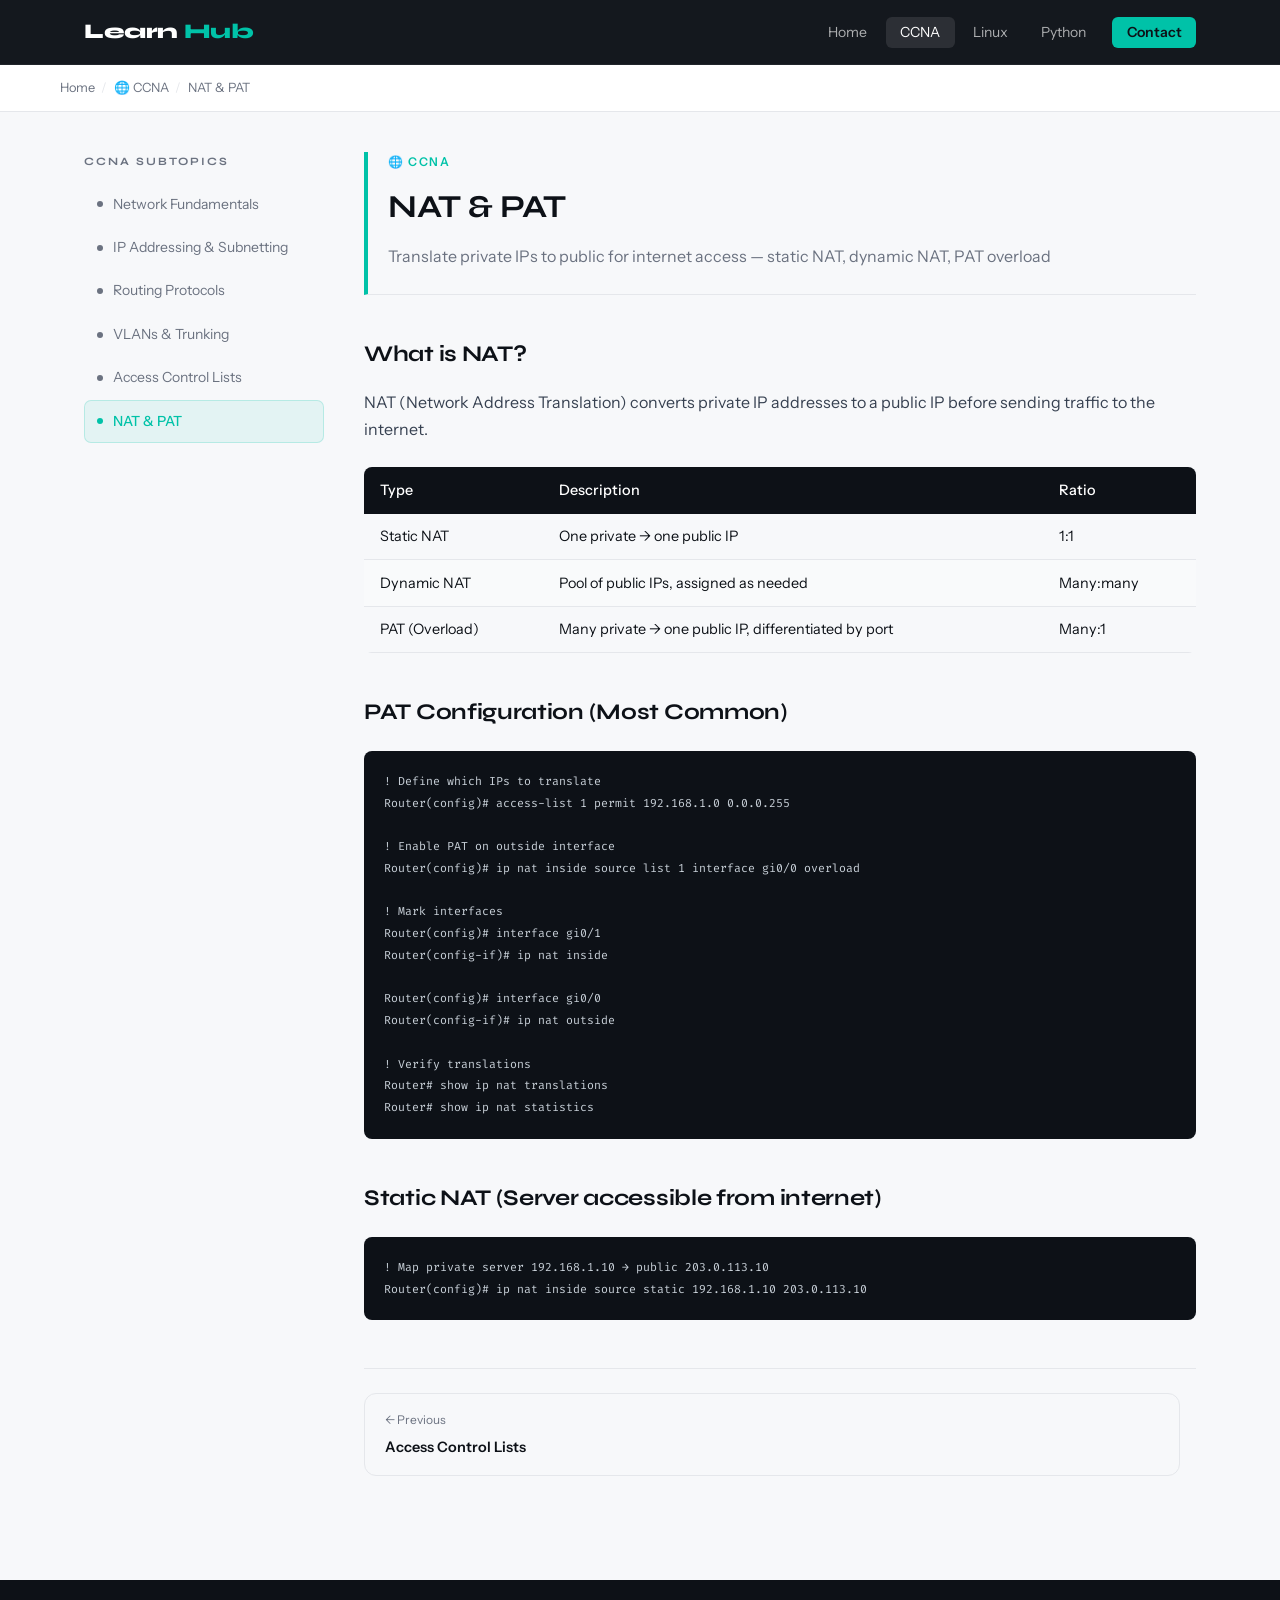
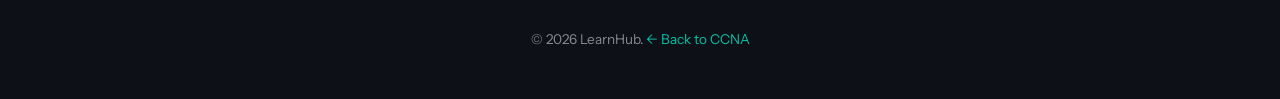
<file: topics/ccna/nat.html>
<!DOCTYPE html>
<html lang="en">
<head><meta charset="UTF-8"/><meta name="viewport" content="width=device-width,initial-scale=1.0"/>
<title>NAT & PAT — CCNA | LearnHub</title>
<link rel="stylesheet" href="../../css/style.css"/>
<link rel="stylesheet" href="https://fonts.googleapis.com/css2?family=Fira+Code:wght@400;500&display=swap"/>
</head><body>
<nav class="nav"><div class="nav__inner"><a href="../../index.html" class="nav__logo">Learn<span>Hub</span></a>
<ul class="nav__links" id="navLinks"><li><a href="../../index.html">Home</a></li><li><a href="../ccna.html" class="active">CCNA</a></li><li><a href="../linux.html">Linux</a></li><li><a href="../python.html">Python</a></li><li><a href="../../contact.html" class="cta">Contact</a></li></ul>
<button class="nav__toggle" onclick="document.getElementById('navLinks').classList.toggle('open')">☰</button></div></nav>
<div class="breadcrumb"><div class="breadcrumb__inner"><a href="../../index.html">Home</a><span class="breadcrumb__sep">/</span><a href="../ccna.html">🌐 CCNA</a><span class="breadcrumb__sep">/</span><span>NAT & PAT</span></div></div>
<div class="page-layout">
<aside class="sidebar"><p class="sidebar__title">CCNA Subtopics</p><ul class="sidebar__list">
<li><a href="network-fundamentals.html"><span class="sidebar__dot"></span>Network Fundamentals</a></li>
<li><a href="ip-addressing.html"><span class="sidebar__dot"></span>IP Addressing & Subnetting</a></li>
<li><a href="routing.html"><span class="sidebar__dot"></span>Routing Protocols</a></li>
<li><a href="vlans.html"><span class="sidebar__dot"></span>VLANs & Trunking</a></li>
<li><a href="acls.html"><span class="sidebar__dot"></span>Access Control Lists</a></li>
<li><a href="nat.html" class="active"><span class="sidebar__dot"></span>NAT & PAT</a></li>
</ul></aside>
<article class="content">
<div class="content__header"><p class="content__topic">🌐 CCNA</p><h1 class="content__title">NAT & PAT</h1><p class="content__desc">Translate private IPs to public for internet access — static NAT, dynamic NAT, PAT overload</p></div>
<div class="prose">
<h2>What is NAT?</h2>
<p>NAT (Network Address Translation) converts private IP addresses to a public IP before sending traffic to the internet.</p>
<table><thead><tr><th>Type</th><th>Description</th><th>Ratio</th></tr></thead>
<tbody><tr><td>Static NAT</td><td>One private → one public IP</td><td>1:1</td></tr>
<tr><td>Dynamic NAT</td><td>Pool of public IPs, assigned as needed</td><td>Many:many</td></tr>
<tr><td>PAT (Overload)</td><td>Many private → one public IP, differentiated by port</td><td>Many:1</td></tr></tbody></table>
<h2>PAT Configuration (Most Common)</h2>
<pre><code>! Define which IPs to translate
Router(config)# access-list 1 permit 192.168.1.0 0.0.0.255

! Enable PAT on outside interface
Router(config)# ip nat inside source list 1 interface gi0/0 overload

! Mark interfaces
Router(config)# interface gi0/1
Router(config-if)# ip nat inside

Router(config)# interface gi0/0
Router(config-if)# ip nat outside

! Verify translations
Router# show ip nat translations
Router# show ip nat statistics</code></pre>
<h2>Static NAT (Server accessible from internet)</h2>
<pre><code>! Map private server 192.168.1.10 → public 203.0.113.10
Router(config)# ip nat inside source static 192.168.1.10 203.0.113.10</code></pre>
</div>
<div class="page-nav">
<a href="acls.html" class="page-nav__btn"><span class="page-nav__dir">← Previous</span><span class="page-nav__name">Access Control Lists</span></a>
<div></div>
</div></article></div>
<footer class="footer"><p>© <span id="yr"></span> LearnHub. <a href="../ccna.html">← Back to CCNA</a></p></footer>
<script>document.getElementById('yr').textContent=new Date().getFullYear();</script>
</body></html>
</file>
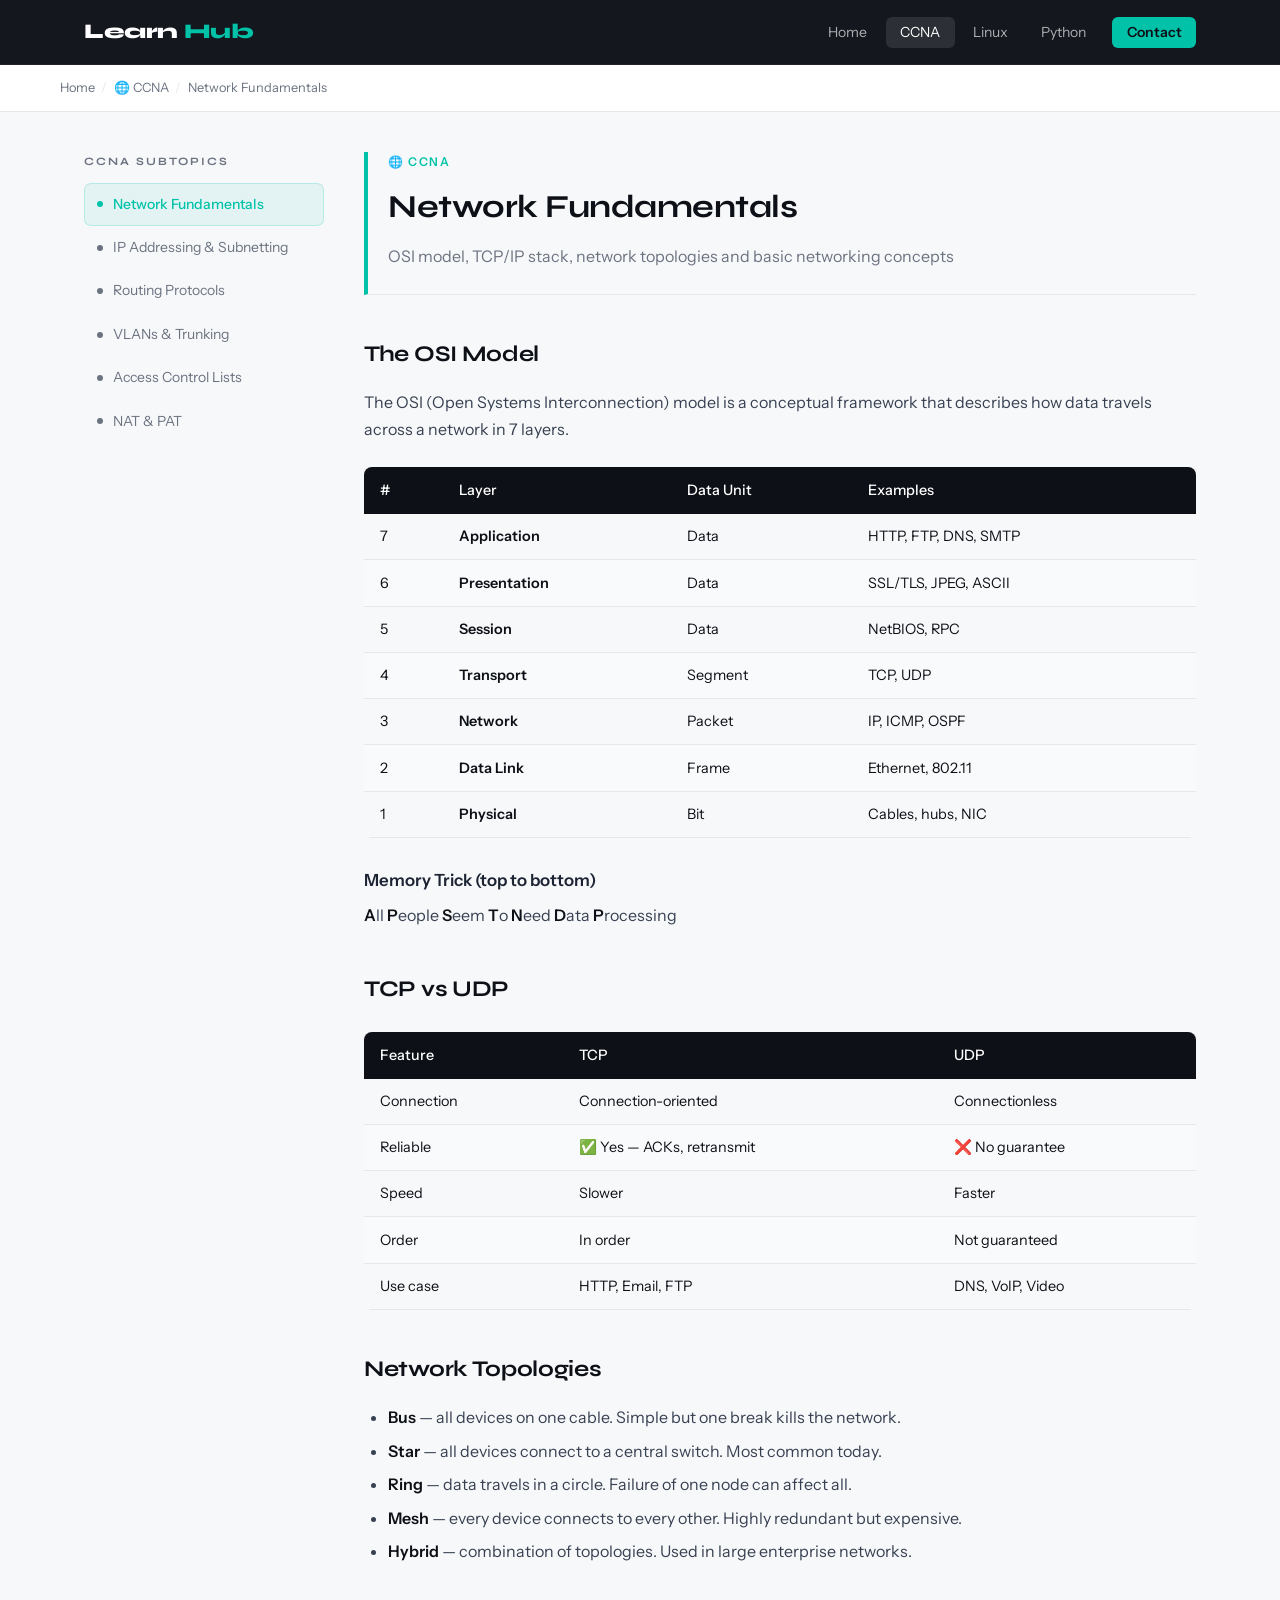
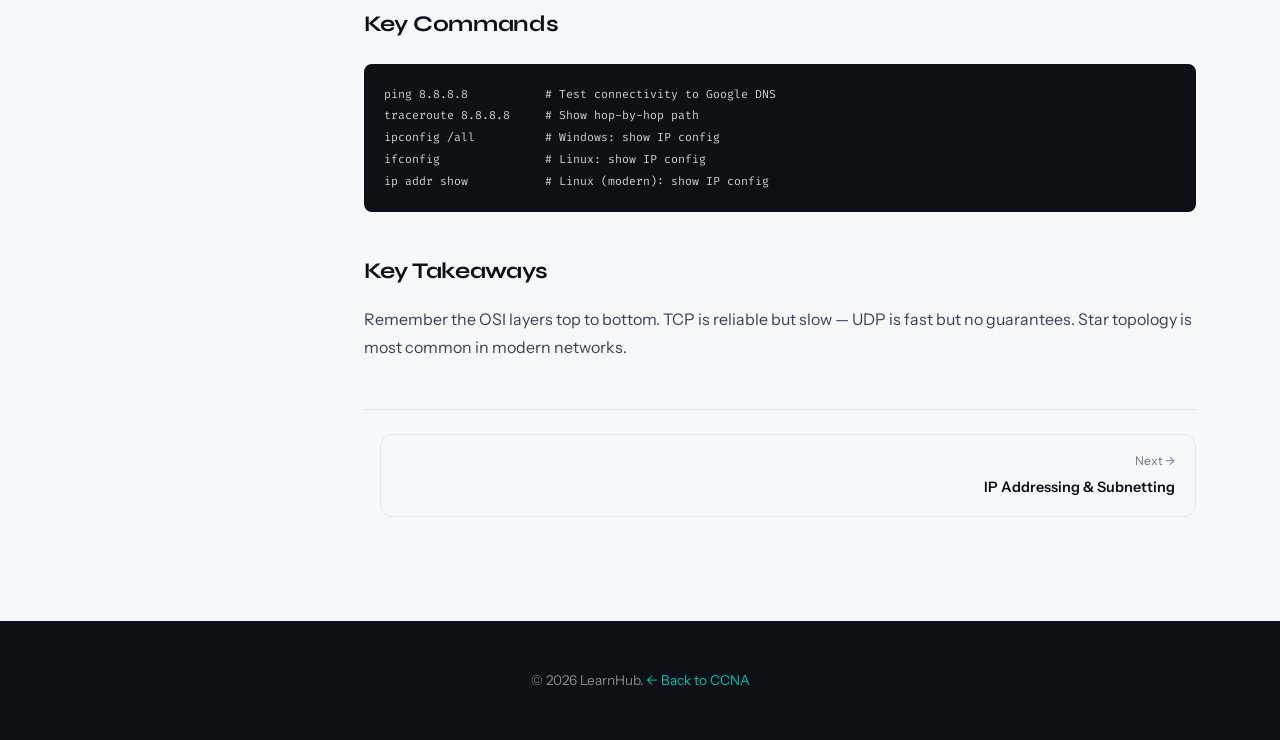
<file: topics/ccna/network-fundamentals.html>
<!DOCTYPE html>
<html lang="en">
<head>
  <meta charset="UTF-8" />
  <meta name="viewport" content="width=device-width, initial-scale=1.0" />
  <title>Network Fundamentals — CCNA | LearnHub</title>
  <link rel="stylesheet" href="../../css/style.css" />
  <link rel="stylesheet" href="https://fonts.googleapis.com/css2?family=Fira+Code:wght@400;500&display=swap" />
</head>
<body>

<nav class="nav">
  <div class="nav__inner">
    <a href="../../index.html" class="nav__logo">Learn<span>Hub</span></a>
    <ul class="nav__links" id="navLinks">
      <li><a href="../../index.html">Home</a></li>
      <li><a href="../ccna.html" class="active">CCNA</a></li>
      <li><a href="../linux.html">Linux</a></li>
      <li><a href="../python.html">Python</a></li>
      <li><a href="../../contact.html" class="cta">Contact</a></li>
    </ul>
    <button class="nav__toggle" onclick="document.getElementById('navLinks').classList.toggle('open')">☰</button>
  </div>
</nav>

<div class="breadcrumb">
  <div class="breadcrumb__inner">
    <a href="../../index.html">Home</a>
    <span class="breadcrumb__sep">/</span>
    <a href="../ccna.html">🌐 CCNA</a>
    <span class="breadcrumb__sep">/</span>
    <span>Network Fundamentals</span>
  </div>
</div>

<div class="page-layout">

  <!-- Sidebar -->
  <aside class="sidebar">
    <p class="sidebar__title">CCNA Subtopics</p>
    <ul class="sidebar__list">
      <li><a href="network-fundamentals.html" class="active"><span class="sidebar__dot"></span>Network Fundamentals</a></li>
      <li><a href="ip-addressing.html"><span class="sidebar__dot"></span>IP Addressing & Subnetting</a></li>
      <li><a href="routing.html"><span class="sidebar__dot"></span>Routing Protocols</a></li>
      <li><a href="vlans.html"><span class="sidebar__dot"></span>VLANs & Trunking</a></li>
      <li><a href="acls.html"><span class="sidebar__dot"></span>Access Control Lists</a></li>
      <li><a href="nat.html"><span class="sidebar__dot"></span>NAT & PAT</a></li>
    </ul>
  </aside>

  <!-- Content -->
  <article class="content">
    <div class="content__header">
      <p class="content__topic">🌐 CCNA</p>
      <h1 class="content__title">Network Fundamentals</h1>
      <p class="content__desc">OSI model, TCP/IP stack, network topologies and basic networking concepts</p>
    </div>

    <div class="prose">

      <h2>The OSI Model</h2>
      <p>The OSI (Open Systems Interconnection) model is a conceptual framework that describes how data travels across a network in 7 layers.</p>

      <table>
        <thead><tr><th>#</th><th>Layer</th><th>Data Unit</th><th>Examples</th></tr></thead>
        <tbody>
          <tr><td>7</td><td><strong>Application</strong></td><td>Data</td><td>HTTP, FTP, DNS, SMTP</td></tr>
          <tr><td>6</td><td><strong>Presentation</strong></td><td>Data</td><td>SSL/TLS, JPEG, ASCII</td></tr>
          <tr><td>5</td><td><strong>Session</strong></td><td>Data</td><td>NetBIOS, RPC</td></tr>
          <tr><td>4</td><td><strong>Transport</strong></td><td>Segment</td><td>TCP, UDP</td></tr>
          <tr><td>3</td><td><strong>Network</strong></td><td>Packet</td><td>IP, ICMP, OSPF</td></tr>
          <tr><td>2</td><td><strong>Data Link</strong></td><td>Frame</td><td>Ethernet, 802.11</td></tr>
          <tr><td>1</td><td><strong>Physical</strong></td><td>Bit</td><td>Cables, hubs, NIC</td></tr>
        </tbody>
      </table>

      <h3>Memory Trick (top to bottom)</h3>
      <p><strong>A</strong>ll <strong>P</strong>eople <strong>S</strong>eem <strong>T</strong>o <strong>N</strong>eed <strong>D</strong>ata <strong>P</strong>rocessing</p>

      <h2>TCP vs UDP</h2>
      <table>
        <thead><tr><th>Feature</th><th>TCP</th><th>UDP</th></tr></thead>
        <tbody>
          <tr><td>Connection</td><td>Connection-oriented</td><td>Connectionless</td></tr>
          <tr><td>Reliable</td><td>✅ Yes — ACKs, retransmit</td><td>❌ No guarantee</td></tr>
          <tr><td>Speed</td><td>Slower</td><td>Faster</td></tr>
          <tr><td>Order</td><td>In order</td><td>Not guaranteed</td></tr>
          <tr><td>Use case</td><td>HTTP, Email, FTP</td><td>DNS, VoIP, Video</td></tr>
        </tbody>
      </table>

      <h2>Network Topologies</h2>
      <ul>
        <li><strong>Bus</strong> — all devices on one cable. Simple but one break kills the network.</li>
        <li><strong>Star</strong> — all devices connect to a central switch. Most common today.</li>
        <li><strong>Ring</strong> — data travels in a circle. Failure of one node can affect all.</li>
        <li><strong>Mesh</strong> — every device connects to every other. Highly redundant but expensive.</li>
        <li><strong>Hybrid</strong> — combination of topologies. Used in large enterprise networks.</li>
      </ul>

      <h2>Key Commands</h2>
      <pre><code>ping 8.8.8.8           # Test connectivity to Google DNS
traceroute 8.8.8.8     # Show hop-by-hop path
ipconfig /all          # Windows: show IP config
ifconfig               # Linux: show IP config
ip addr show           # Linux (modern): show IP config</code></pre>

      <h2>Key Takeaways</h2>
      <p>Remember the OSI layers top to bottom. TCP is reliable but slow — UDP is fast but no guarantees. Star topology is most common in modern networks.</p>

    </div>

    <!-- Prev / Next -->
    <div class="page-nav">
      <div></div>
      <a href="ip-addressing.html" class="page-nav__btn page-nav__btn--next">
        <span class="page-nav__dir">Next →</span>
        <span class="page-nav__name">IP Addressing & Subnetting</span>
      </a>
    </div>
  </article>

</div>

<footer class="footer">
  <p>© <span id="yr"></span> LearnHub. <a href="../ccna.html">← Back to CCNA</a></p>
</footer>
<script>document.getElementById('yr').textContent = new Date().getFullYear();</script>
</body>
</html>
</file>
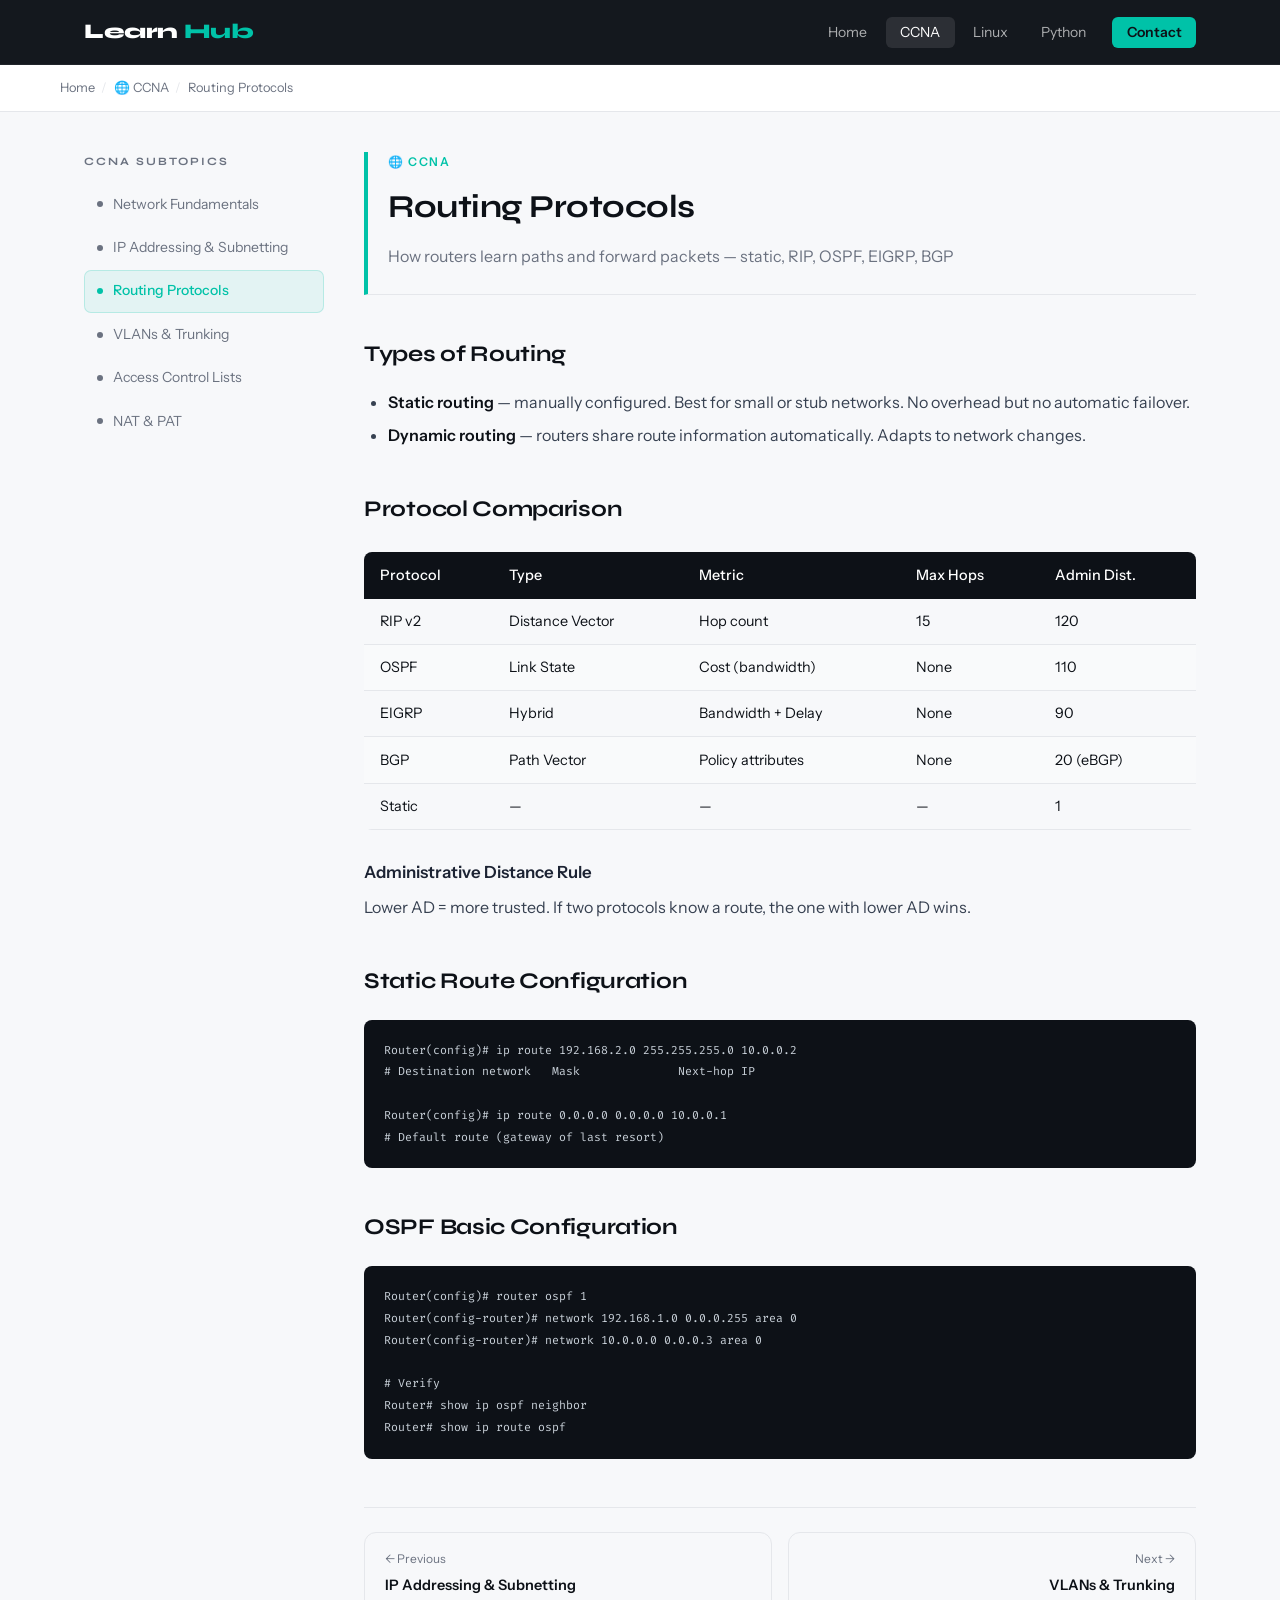
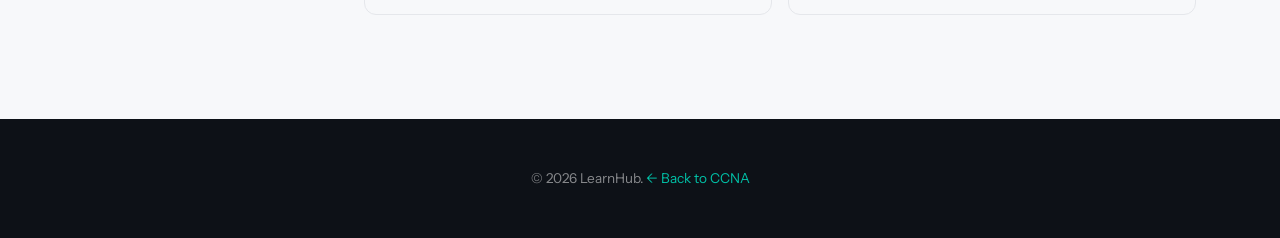
<file: topics/ccna/routing.html>
<!DOCTYPE html>
<html lang="en">
<head>
  <meta charset="UTF-8" /><meta name="viewport" content="width=device-width, initial-scale=1.0" />
  <title>Routing Protocols — CCNA | LearnHub</title>
  <link rel="stylesheet" href="../../css/style.css" />
  <link rel="stylesheet" href="https://fonts.googleapis.com/css2?family=Fira+Code:wght@400;500&display=swap" />
</head>
<body>
<nav class="nav"><div class="nav__inner">
  <a href="../../index.html" class="nav__logo">Learn<span>Hub</span></a>
  <ul class="nav__links" id="navLinks">
    <li><a href="../../index.html">Home</a></li><li><a href="../ccna.html" class="active">CCNA</a></li>
    <li><a href="../linux.html">Linux</a></li><li><a href="../python.html">Python</a></li>
    <li><a href="../../contact.html" class="cta">Contact</a></li>
  </ul>
  <button class="nav__toggle" onclick="document.getElementById('navLinks').classList.toggle('open')">☰</button>
</div></nav>
<div class="breadcrumb"><div class="breadcrumb__inner">
  <a href="../../index.html">Home</a><span class="breadcrumb__sep">/</span>
  <a href="../ccna.html">🌐 CCNA</a><span class="breadcrumb__sep">/</span><span>Routing Protocols</span>
</div></div>
<div class="page-layout">
  <aside class="sidebar"><p class="sidebar__title">CCNA Subtopics</p><ul class="sidebar__list">
    <li><a href="network-fundamentals.html"><span class="sidebar__dot"></span>Network Fundamentals</a></li>
    <li><a href="ip-addressing.html"><span class="sidebar__dot"></span>IP Addressing & Subnetting</a></li>
    <li><a href="routing.html" class="active"><span class="sidebar__dot"></span>Routing Protocols</a></li>
    <li><a href="vlans.html"><span class="sidebar__dot"></span>VLANs & Trunking</a></li>
    <li><a href="acls.html"><span class="sidebar__dot"></span>Access Control Lists</a></li>
    <li><a href="nat.html"><span class="sidebar__dot"></span>NAT & PAT</a></li>
  </ul></aside>
  <article class="content">
    <div class="content__header">
      <p class="content__topic">🌐 CCNA</p>
      <h1 class="content__title">Routing Protocols</h1>
      <p class="content__desc">How routers learn paths and forward packets — static, RIP, OSPF, EIGRP, BGP</p>
    </div>
    <div class="prose">
      <h2>Types of Routing</h2>
      <ul>
        <li><strong>Static routing</strong> — manually configured. Best for small or stub networks. No overhead but no automatic failover.</li>
        <li><strong>Dynamic routing</strong> — routers share route information automatically. Adapts to network changes.</li>
      </ul>
      <h2>Protocol Comparison</h2>
      <table>
        <thead><tr><th>Protocol</th><th>Type</th><th>Metric</th><th>Max Hops</th><th>Admin Dist.</th></tr></thead>
        <tbody>
          <tr><td>RIP v2</td><td>Distance Vector</td><td>Hop count</td><td>15</td><td>120</td></tr>
          <tr><td>OSPF</td><td>Link State</td><td>Cost (bandwidth)</td><td>None</td><td>110</td></tr>
          <tr><td>EIGRP</td><td>Hybrid</td><td>Bandwidth + Delay</td><td>None</td><td>90</td></tr>
          <tr><td>BGP</td><td>Path Vector</td><td>Policy attributes</td><td>None</td><td>20 (eBGP)</td></tr>
          <tr><td>Static</td><td>—</td><td>—</td><td>—</td><td>1</td></tr>
        </tbody>
      </table>
      <h3>Administrative Distance Rule</h3>
      <p>Lower AD = more trusted. If two protocols know a route, the one with lower AD wins.</p>
      <h2>Static Route Configuration</h2>
      <pre><code>Router(config)# ip route 192.168.2.0 255.255.255.0 10.0.0.2
# Destination network   Mask              Next-hop IP

Router(config)# ip route 0.0.0.0 0.0.0.0 10.0.0.1
# Default route (gateway of last resort)</code></pre>
      <h2>OSPF Basic Configuration</h2>
      <pre><code>Router(config)# router ospf 1
Router(config-router)# network 192.168.1.0 0.0.0.255 area 0
Router(config-router)# network 10.0.0.0 0.0.0.3 area 0

# Verify
Router# show ip ospf neighbor
Router# show ip route ospf</code></pre>
    </div>
    <div class="page-nav">
      <a href="ip-addressing.html" class="page-nav__btn"><span class="page-nav__dir">← Previous</span><span class="page-nav__name">IP Addressing & Subnetting</span></a>
      <a href="vlans.html" class="page-nav__btn page-nav__btn--next"><span class="page-nav__dir">Next →</span><span class="page-nav__name">VLANs & Trunking</span></a>
    </div>
  </article>
</div>
<footer class="footer"><p>© <span id="yr"></span> LearnHub. <a href="../ccna.html">← Back to CCNA</a></p></footer>
<script>document.getElementById('yr').textContent = new Date().getFullYear();</script>
</body></html>
</file>
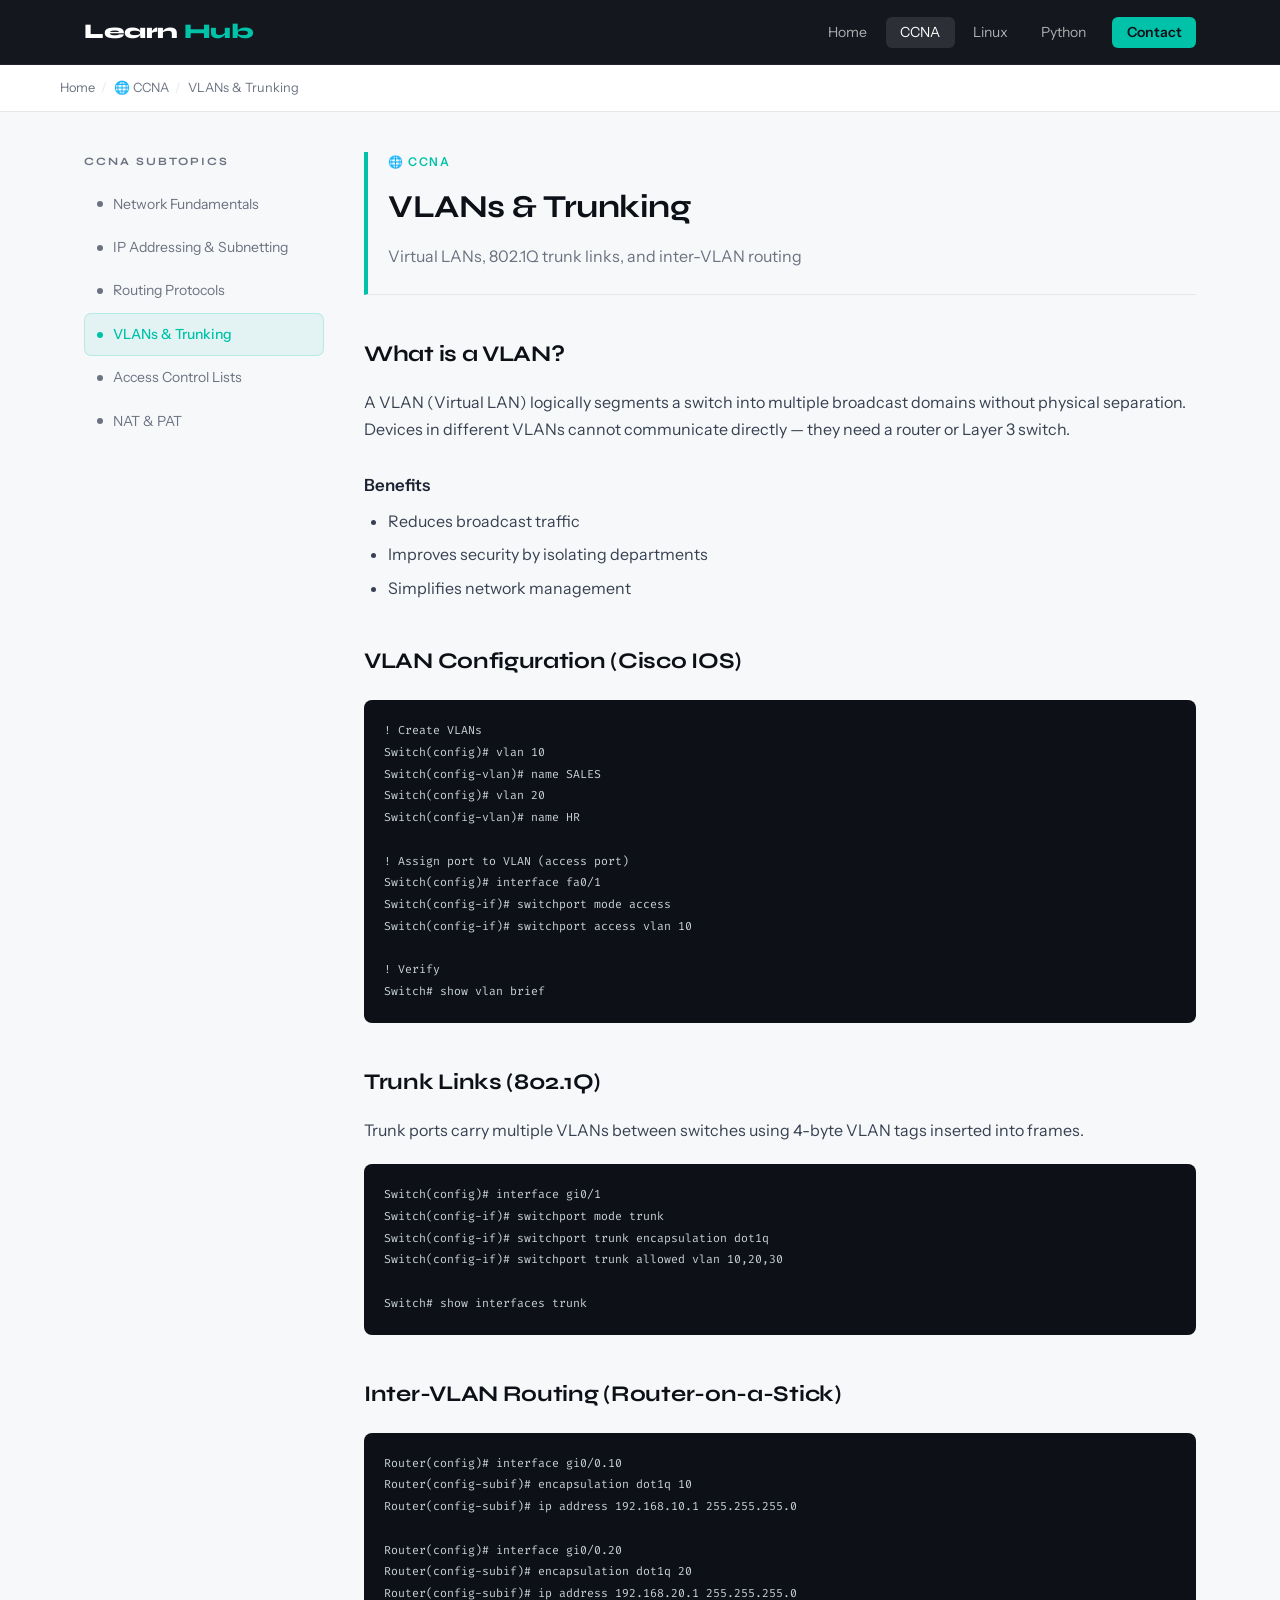
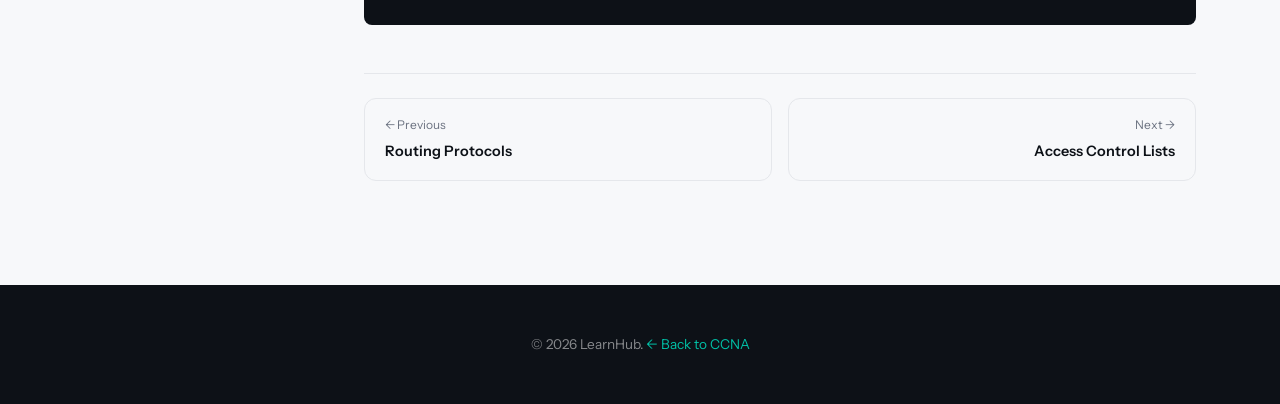
<file: topics/ccna/vlans.html>
<!DOCTYPE html>
<html lang="en">
<head><meta charset="UTF-8"/><meta name="viewport" content="width=device-width,initial-scale=1.0"/>
<title>VLANs & Trunking — CCNA | LearnHub</title>
<link rel="stylesheet" href="../../css/style.css"/>
<link rel="stylesheet" href="https://fonts.googleapis.com/css2?family=Fira+Code:wght@400;500&display=swap"/>
</head><body>
<nav class="nav"><div class="nav__inner"><a href="../../index.html" class="nav__logo">Learn<span>Hub</span></a>
<ul class="nav__links" id="navLinks"><li><a href="../../index.html">Home</a></li><li><a href="../ccna.html" class="active">CCNA</a></li><li><a href="../linux.html">Linux</a></li><li><a href="../python.html">Python</a></li><li><a href="../../contact.html" class="cta">Contact</a></li></ul>
<button class="nav__toggle" onclick="document.getElementById('navLinks').classList.toggle('open')">☰</button></div></nav>
<div class="breadcrumb"><div class="breadcrumb__inner"><a href="../../index.html">Home</a><span class="breadcrumb__sep">/</span><a href="../ccna.html">🌐 CCNA</a><span class="breadcrumb__sep">/</span><span>VLANs & Trunking</span></div></div>
<div class="page-layout">
<aside class="sidebar"><p class="sidebar__title">CCNA Subtopics</p><ul class="sidebar__list">
<li><a href="network-fundamentals.html"><span class="sidebar__dot"></span>Network Fundamentals</a></li>
<li><a href="ip-addressing.html"><span class="sidebar__dot"></span>IP Addressing & Subnetting</a></li>
<li><a href="routing.html"><span class="sidebar__dot"></span>Routing Protocols</a></li>
<li><a href="vlans.html" class="active"><span class="sidebar__dot"></span>VLANs & Trunking</a></li>
<li><a href="acls.html"><span class="sidebar__dot"></span>Access Control Lists</a></li>
<li><a href="nat.html"><span class="sidebar__dot"></span>NAT & PAT</a></li>
</ul></aside>
<article class="content">
<div class="content__header"><p class="content__topic">🌐 CCNA</p><h1 class="content__title">VLANs & Trunking</h1><p class="content__desc">Virtual LANs, 802.1Q trunk links, and inter-VLAN routing</p></div>
<div class="prose">
<h2>What is a VLAN?</h2>
<p>A VLAN (Virtual LAN) logically segments a switch into multiple broadcast domains without physical separation. Devices in different VLANs cannot communicate directly — they need a router or Layer 3 switch.</p>
<h3>Benefits</h3>
<ul><li>Reduces broadcast traffic</li><li>Improves security by isolating departments</li><li>Simplifies network management</li></ul>
<h2>VLAN Configuration (Cisco IOS)</h2>
<pre><code>! Create VLANs
Switch(config)# vlan 10
Switch(config-vlan)# name SALES
Switch(config)# vlan 20
Switch(config-vlan)# name HR

! Assign port to VLAN (access port)
Switch(config)# interface fa0/1
Switch(config-if)# switchport mode access
Switch(config-if)# switchport access vlan 10

! Verify
Switch# show vlan brief</code></pre>
<h2>Trunk Links (802.1Q)</h2>
<p>Trunk ports carry multiple VLANs between switches using 4-byte VLAN tags inserted into frames.</p>
<pre><code>Switch(config)# interface gi0/1
Switch(config-if)# switchport mode trunk
Switch(config-if)# switchport trunk encapsulation dot1q
Switch(config-if)# switchport trunk allowed vlan 10,20,30

Switch# show interfaces trunk</code></pre>
<h2>Inter-VLAN Routing (Router-on-a-Stick)</h2>
<pre><code>Router(config)# interface gi0/0.10
Router(config-subif)# encapsulation dot1q 10
Router(config-subif)# ip address 192.168.10.1 255.255.255.0

Router(config)# interface gi0/0.20
Router(config-subif)# encapsulation dot1q 20
Router(config-subif)# ip address 192.168.20.1 255.255.255.0</code></pre>
</div>
<div class="page-nav">
<a href="routing.html" class="page-nav__btn"><span class="page-nav__dir">← Previous</span><span class="page-nav__name">Routing Protocols</span></a>
<a href="acls.html" class="page-nav__btn page-nav__btn--next"><span class="page-nav__dir">Next →</span><span class="page-nav__name">Access Control Lists</span></a>
</div></article></div>
<footer class="footer"><p>© <span id="yr"></span> LearnHub. <a href="../ccna.html">← Back to CCNA</a></p></footer>
<script>document.getElementById('yr').textContent=new Date().getFullYear();</script>
</body></html>
</file>
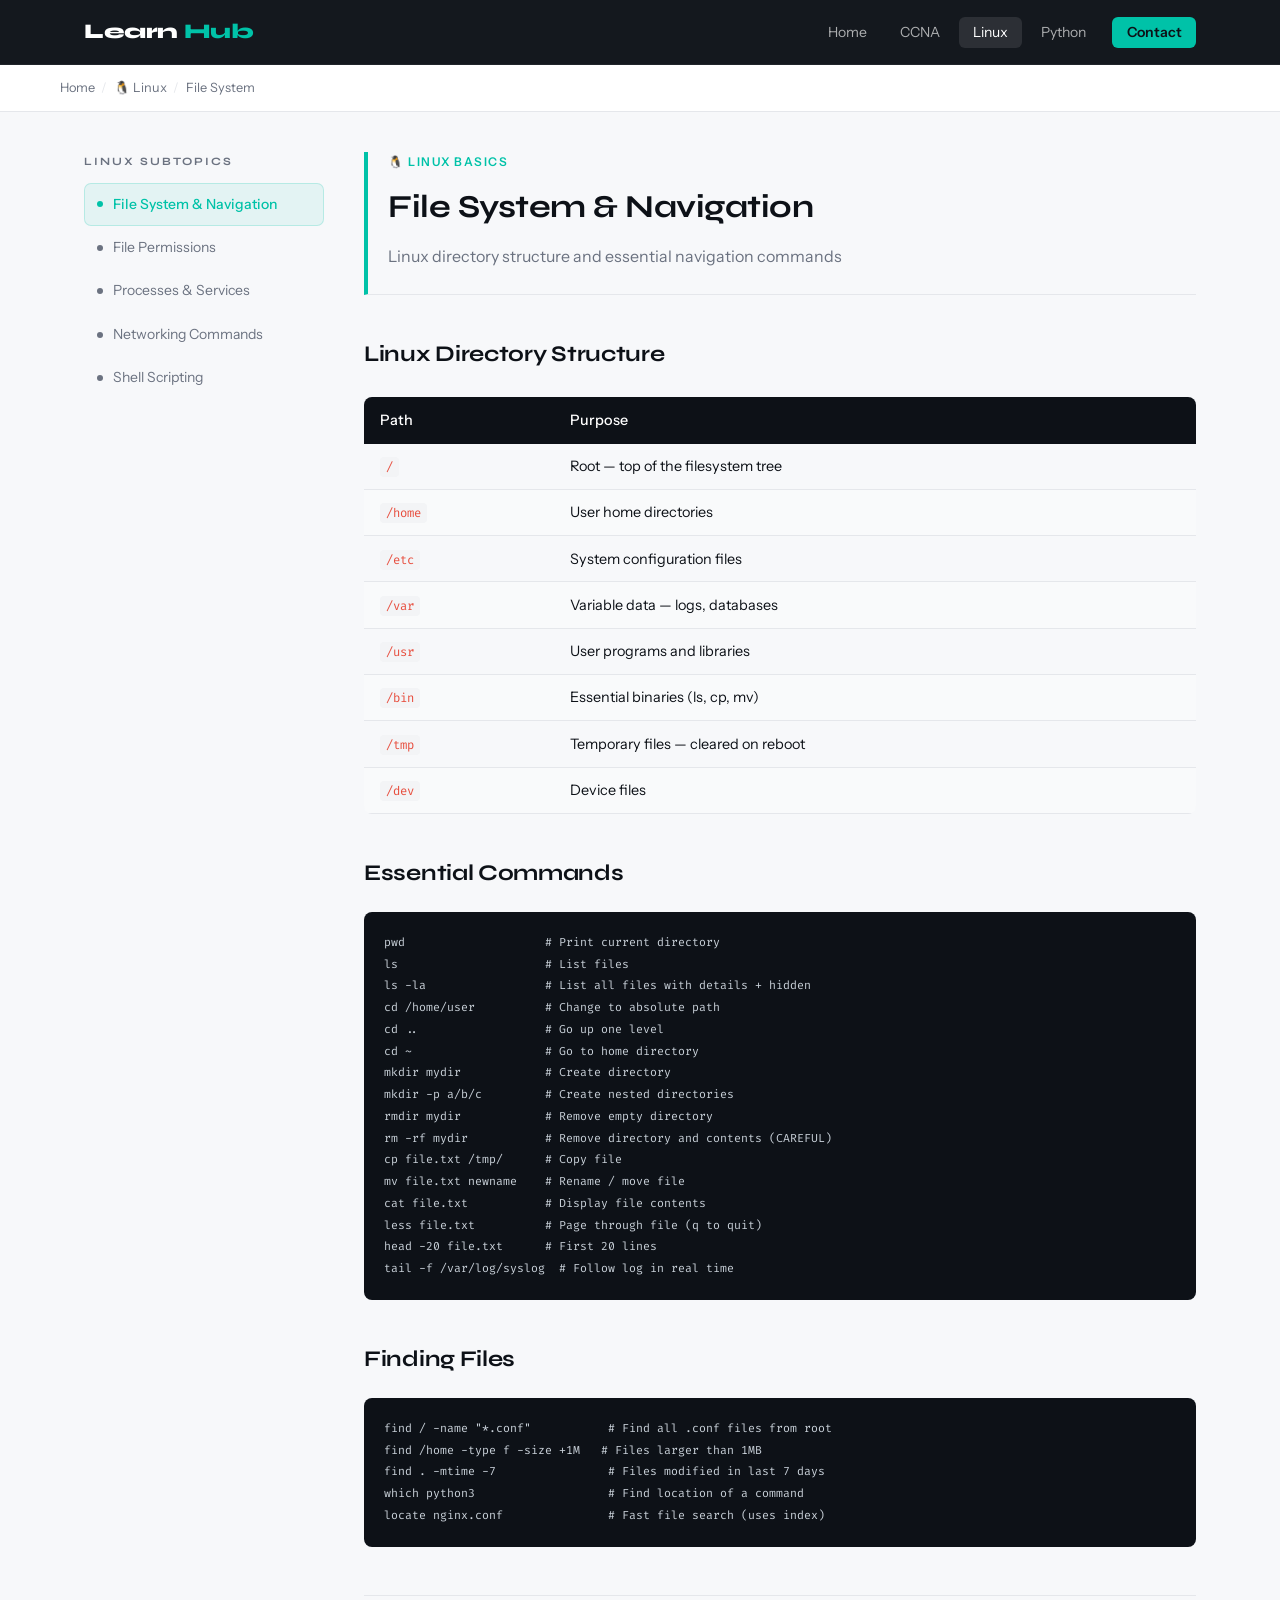
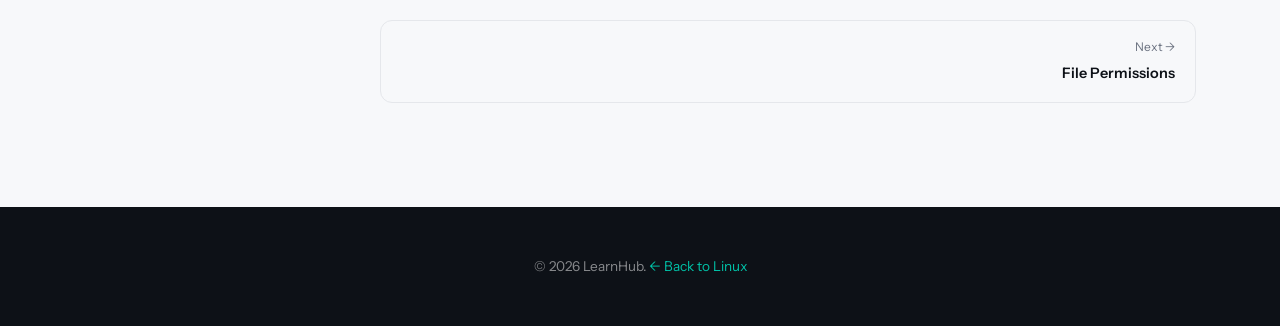
<file: topics/linux/file-system.html>
<!DOCTYPE html>
<html lang="en">
<head><meta charset="UTF-8"/><meta name="viewport" content="width=device-width,initial-scale=1.0"/>
<title>File System & Navigation — Linux | LearnHub</title>
<link rel="stylesheet" href="../../css/style.css"/>
<link rel="stylesheet" href="https://fonts.googleapis.com/css2?family=Fira+Code:wght@400;500&display=swap"/>
</head><body>
<nav class="nav"><div class="nav__inner"><a href="../../index.html" class="nav__logo">Learn<span>Hub</span></a>
<ul class="nav__links" id="navLinks"><li><a href="../../index.html">Home</a></li><li><a href="../ccna.html">CCNA</a></li><li><a href="../linux.html" class="active">Linux</a></li><li><a href="../python.html">Python</a></li><li><a href="../../contact.html" class="cta">Contact</a></li></ul>
<button class="nav__toggle" onclick="document.getElementById('navLinks').classList.toggle('open')">☰</button></div></nav>
<div class="breadcrumb"><div class="breadcrumb__inner"><a href="../../index.html">Home</a><span class="breadcrumb__sep">/</span><a href="../linux.html">🐧 Linux</a><span class="breadcrumb__sep">/</span><span>File System</span></div></div>
<div class="page-layout">
<aside class="sidebar"><p class="sidebar__title">Linux Subtopics</p><ul class="sidebar__list">
<li><a href="file-system.html" class="active"><span class="sidebar__dot"></span>File System & Navigation</a></li>
<li><a href="permissions.html"><span class="sidebar__dot"></span>File Permissions</a></li>
<li><a href="processes.html"><span class="sidebar__dot"></span>Processes & Services</a></li>
<li><a href="networking.html"><span class="sidebar__dot"></span>Networking Commands</a></li>
<li><a href="shell-scripting.html"><span class="sidebar__dot"></span>Shell Scripting</a></li>
</ul></aside>
<article class="content">
<div class="content__header"><p class="content__topic">🐧 Linux Basics</p><h1 class="content__title">File System & Navigation</h1><p class="content__desc">Linux directory structure and essential navigation commands</p></div>
<div class="prose">
<h2>Linux Directory Structure</h2>
<table><thead><tr><th>Path</th><th>Purpose</th></tr></thead>
<tbody>
<tr><td><code>/</code></td><td>Root — top of the filesystem tree</td></tr>
<tr><td><code>/home</code></td><td>User home directories</td></tr>
<tr><td><code>/etc</code></td><td>System configuration files</td></tr>
<tr><td><code>/var</code></td><td>Variable data — logs, databases</td></tr>
<tr><td><code>/usr</code></td><td>User programs and libraries</td></tr>
<tr><td><code>/bin</code></td><td>Essential binaries (ls, cp, mv)</td></tr>
<tr><td><code>/tmp</code></td><td>Temporary files — cleared on reboot</td></tr>
<tr><td><code>/dev</code></td><td>Device files</td></tr>
</tbody></table>
<h2>Essential Commands</h2>
<pre><code>pwd                    # Print current directory
ls                     # List files
ls -la                 # List all files with details + hidden
cd /home/user          # Change to absolute path
cd ..                  # Go up one level
cd ~                   # Go to home directory
mkdir mydir            # Create directory
mkdir -p a/b/c         # Create nested directories
rmdir mydir            # Remove empty directory
rm -rf mydir           # Remove directory and contents (CAREFUL)
cp file.txt /tmp/      # Copy file
mv file.txt newname    # Rename / move file
cat file.txt           # Display file contents
less file.txt          # Page through file (q to quit)
head -20 file.txt      # First 20 lines
tail -f /var/log/syslog  # Follow log in real time</code></pre>
<h2>Finding Files</h2>
<pre><code>find / -name "*.conf"           # Find all .conf files from root
find /home -type f -size +1M   # Files larger than 1MB
find . -mtime -7                # Files modified in last 7 days
which python3                   # Find location of a command
locate nginx.conf               # Fast file search (uses index)</code></pre>
</div>
<div class="page-nav"><div></div>
<a href="permissions.html" class="page-nav__btn page-nav__btn--next"><span class="page-nav__dir">Next →</span><span class="page-nav__name">File Permissions</span></a>
</div></article></div>
<footer class="footer"><p>© <span id="yr"></span> LearnHub. <a href="../linux.html">← Back to Linux</a></p></footer>
<script>document.getElementById('yr').textContent=new Date().getFullYear();</script>
</body></html>
</file>
<file: css/style.css>
@import url('https://fonts.googleapis.com/css2?family=Syne:wght@400;500;600;700;800&family=Instrument+Sans:wght@300;400;500&display=swap');

:root {
  --ink:      #0d1117;
  --ink2:     #1c2333;
  --accent:   #00c2a8;
  --accent2:  #ff6b35;
  --muted:    #6b7280;
  --border:   #e5e7eb;
  --surface:  #ffffff;
  --bg:       #f7f8fa;
  --font-h:   'Syne', sans-serif;
  --font-b:   'Instrument Sans', sans-serif;
  --max:      1160px;
  --r:        12px;
}

*, *::before, *::after { box-sizing: border-box; margin: 0; padding: 0; }
html { scroll-behavior: smooth; font-size: 16px; }
body { font-family: var(--font-b); background: var(--bg); color: var(--ink); line-height: 1.7; }
img  { max-width: 100%; display: block; }
a    { color: inherit; text-decoration: none; }

/* ── NAV ── */
.nav {
  position: sticky; top: 0; z-index: 200;
  background: rgba(13,17,23,0.97);
  backdrop-filter: blur(12px);
  border-bottom: 1px solid rgba(255,255,255,0.06);
}
.nav__inner {
  max-width: var(--max); margin: 0 auto;
  padding: 0 1.5rem; height: 64px;
  display: flex; align-items: center; gap: 2rem;
}
.nav__logo {
  font-family: var(--font-h); font-weight: 800; font-size: 1.3rem;
  color: #fff; letter-spacing: -0.5px; display: flex; align-items: center; gap: 0.4rem;
}
.nav__logo span { color: var(--accent); }
.nav__links { list-style: none; display: flex; gap: 0.25rem; margin-left: auto; }
.nav__links a {
  color: rgba(255,255,255,0.65); font-size: 0.875rem; font-weight: 400;
  padding: 0.4rem 0.9rem; border-radius: 6px; transition: all 0.2s;
}
.nav__links a:hover, .nav__links a.active {
  color: #fff; background: rgba(255,255,255,0.1);
}
.nav__links a.cta {
  background: var(--accent); color: var(--ink);
  font-weight: 600; margin-left: 0.5rem;
}
.nav__links a.cta:hover { background: #00dfc0; }
.nav__toggle { display: none; background: none; border: none; color: #fff; font-size: 1.4rem; cursor: pointer; }

/* ── HERO ── */
.hero {
  background: var(--ink);
  min-height: 88vh;
  display: flex; align-items: center;
  position: relative; overflow: hidden;
}
.hero__grid {
  position: absolute; inset: 0;
  background-image:
    linear-gradient(rgba(0,194,168,0.07) 1px, transparent 1px),
    linear-gradient(90deg, rgba(0,194,168,0.07) 1px, transparent 1px);
  background-size: 48px 48px;
  mask-image: radial-gradient(ellipse 80% 60% at 50% 50%, black, transparent);
}
.hero__glow {
  position: absolute; top: -120px; right: -80px;
  width: 600px; height: 600px; border-radius: 50%;
  background: radial-gradient(circle, rgba(0,194,168,0.18) 0%, transparent 70%);
  pointer-events: none;
}
.hero__inner {
  max-width: var(--max); margin: 0 auto; padding: 6rem 1.5rem;
  position: relative; z-index: 1;
}
.hero__badge {
  display: inline-flex; align-items: center; gap: 0.5rem;
  background: rgba(0,194,168,0.12); border: 1px solid rgba(0,194,168,0.3);
  color: var(--accent); font-size: 0.8rem; font-weight: 500;
  padding: 0.35rem 1rem; border-radius: 30px; margin-bottom: 1.5rem;
  letter-spacing: 0.5px;
}
.hero__title {
  font-family: var(--font-h); font-size: clamp(2.8rem, 6vw, 5rem);
  font-weight: 800; color: #fff; line-height: 1.08;
  letter-spacing: -1.5px; margin-bottom: 1.5rem; max-width: 700px;
}
.hero__title em { color: var(--accent); font-style: normal; }
.hero__sub {
  color: rgba(255,255,255,0.6); font-size: 1.15rem;
  max-width: 520px; margin-bottom: 2.5rem; line-height: 1.8;
}
.hero__actions { display: flex; gap: 1rem; flex-wrap: wrap; }
.btn {
  display: inline-flex; align-items: center; gap: 0.5rem;
  padding: 0.8rem 1.8rem; border-radius: 8px;
  font-family: var(--font-b); font-size: 0.95rem; font-weight: 500;
  cursor: pointer; transition: all 0.2s; border: none;
}
.btn--primary { background: var(--accent); color: var(--ink); }
.btn--primary:hover { background: #00dfc0; transform: translateY(-1px); }
.btn--ghost {
  background: transparent; color: rgba(255,255,255,0.8);
  border: 1px solid rgba(255,255,255,0.2);
}
.btn--ghost:hover { background: rgba(255,255,255,0.08); color: #fff; }

/* ── SECTION ── */
.section { padding: 5rem 1.5rem; }
.section__inner { max-width: var(--max); margin: 0 auto; }
.section__label {
  font-size: 0.75rem; font-weight: 600; letter-spacing: 2px;
  text-transform: uppercase; color: var(--accent); margin-bottom: 0.75rem;
}
.section__title {
  font-family: var(--font-h); font-size: clamp(1.8rem, 3.5vw, 2.5rem);
  font-weight: 700; letter-spacing: -0.5px; margin-bottom: 1rem;
}
.section__sub { color: var(--muted); max-width: 540px; font-size: 1rem; }

/* ── TOPIC CARDS ── */
.topics-grid {
  display: grid;
  grid-template-columns: repeat(auto-fill, minmax(300px, 1fr));
  gap: 1.25rem; margin-top: 3rem;
}
.topic-card {
  background: var(--surface); border: 1px solid var(--border);
  border-radius: var(--r); overflow: hidden;
  transition: transform 0.25s, box-shadow 0.25s, border-color 0.25s;
  display: flex; flex-direction: column;
}
.topic-card:hover {
  transform: translateY(-4px);
  box-shadow: 0 12px 40px rgba(0,0,0,0.1);
  border-color: var(--accent);
}
.topic-card__stripe { height: 4px; }
.topic-card__body { padding: 1.5rem; flex: 1; display: flex; flex-direction: column; gap: 0.75rem; }
.topic-card__icon { font-size: 2rem; }
.topic-card__title { font-family: var(--font-h); font-size: 1.15rem; font-weight: 700; }
.topic-card__desc { color: var(--muted); font-size: 0.875rem; line-height: 1.7; flex: 1; }
.topic-card__footer {
  display: flex; align-items: center; justify-content: space-between;
  padding: 1rem 1.5rem; border-top: 1px solid var(--border);
  font-size: 0.8rem;
}
.topic-card__count {
  background: #f1f5f9; color: var(--muted);
  padding: 3px 10px; border-radius: 20px;
}
.topic-card__link { color: var(--accent); font-weight: 600; font-size: 0.85rem; }
.topic-card:hover .topic-card__link::after { content: ' →'; }

/* ── SUBTOPIC LIST ── */
.sub-list { list-style: none; display: flex; flex-direction: column; gap: 0.6rem; margin-top: 2.5rem; }
.sub-list__item a {
  display: flex; align-items: center; gap: 1rem;
  background: var(--surface); border: 1px solid var(--border);
  border-radius: 10px; padding: 1rem 1.25rem;
  transition: all 0.2s;
}
.sub-list__item a:hover {
  border-color: var(--accent); background: #f0fdfb;
  transform: translateX(4px);
}
.sub-list__num {
  font-family: monospace; font-size: 0.8rem; color: var(--accent);
  background: rgba(0,194,168,0.1); border-radius: 6px;
  padding: 3px 8px; flex-shrink: 0;
}
.sub-list__name { font-weight: 500; font-size: 0.95rem; }
.sub-list__desc { color: var(--muted); font-size: 0.8rem; }
.sub-list__arrow { margin-left: auto; color: var(--muted); transition: transform 0.2s; }
.sub-list__item a:hover .sub-list__arrow { transform: translateX(4px); color: var(--accent); }

/* ── BREADCRUMB ── */
.breadcrumb {
  background: var(--surface); border-bottom: 1px solid var(--border);
  padding: 0.75rem 1.5rem; font-size: 0.8rem; color: var(--muted);
}
.breadcrumb__inner { max-width: var(--max); margin: 0 auto; display: flex; gap: 0.4rem; align-items: center; }
.breadcrumb a { transition: color 0.2s; }
.breadcrumb a:hover { color: var(--accent); }
.breadcrumb__sep { color: var(--border); }

/* ── PAGE LAYOUT (sidebar) ── */
.page-layout { max-width: var(--max); margin: 0 auto; padding: 2.5rem 1.5rem; display: flex; gap: 2.5rem; }
.sidebar {
  width: 240px; flex-shrink: 0;
  position: sticky; top: 80px; height: fit-content;
}
.sidebar__title { font-family: var(--font-h); font-size: 0.7rem; font-weight: 700; letter-spacing: 2px; text-transform: uppercase; color: var(--muted); margin-bottom: 0.75rem; }
.sidebar__list { list-style: none; }
.sidebar__list a {
  display: flex; align-items: center; gap: 0.6rem;
  padding: 0.55rem 0.75rem; border-radius: 7px;
  font-size: 0.875rem; color: var(--muted); transition: all 0.15s;
  border: 1px solid transparent;
}
.sidebar__list a:hover { color: var(--ink); background: var(--surface); }
.sidebar__list a.active {
  color: var(--accent); background: rgba(0,194,168,0.08);
  border-color: rgba(0,194,168,0.2); font-weight: 500;
}
.sidebar__dot { width: 6px; height: 6px; border-radius: 50%; background: currentColor; flex-shrink: 0; }

/* ── CONTENT ── */
.content { flex: 1; min-width: 0; }
.content__header {
  border-left: 4px solid var(--accent);
  padding-left: 1.25rem; margin-bottom: 2.5rem; padding-bottom: 1.5rem;
  border-bottom: 1px solid var(--border);
}
.content__topic { font-size: 0.75rem; font-weight: 600; letter-spacing: 1.5px; text-transform: uppercase; color: var(--accent); margin-bottom: 0.5rem; }
.content__title { font-family: var(--font-h); font-size: 2rem; font-weight: 700; letter-spacing: -0.5px; margin-bottom: 0.5rem; }
.content__desc { color: var(--muted); }

/* prose */
.prose h2 { font-family: var(--font-h); font-size: 1.4rem; font-weight: 700; margin: 2.5rem 0 1rem; letter-spacing: -0.3px; }
.prose h3 { font-size: 1.05rem; font-weight: 600; margin: 1.75rem 0 0.5rem; color: var(--ink2); }
.prose p { margin-bottom: 1.1rem; color: #374151; }
.prose ul, .prose ol { padding-left: 1.5rem; margin-bottom: 1rem; }
.prose li { margin-bottom: 0.4rem; color: #374151; }
.prose strong { font-weight: 600; color: var(--ink); }
.prose table { width: 100%; border-collapse: collapse; margin: 1.5rem 0; font-size: 0.9rem; border-radius: 8px; overflow: hidden; }
.prose th { background: var(--ink); color: #fff; padding: 0.7rem 1rem; text-align: left; font-weight: 500; }
.prose td { padding: 0.65rem 1rem; border-bottom: 1px solid var(--border); }
.prose tr:nth-child(even) td { background: #f9fafb; }
.prose pre { background: #0d1117; color: #c9d1d9; border-radius: 8px; padding: 1.25rem; overflow-x: auto; margin: 1.25rem 0; font-size: 0.85rem; line-height: 1.6; }
.prose code { font-family: 'Fira Code', monospace; font-size: 0.85em; }
.prose :not(pre) > code { background: #f3f4f6; color: #e74c3c; padding: 2px 6px; border-radius: 4px; }

/* ── PREV/NEXT ── */
.page-nav { display: flex; gap: 1rem; margin-top: 3rem; padding-top: 1.5rem; border-top: 1px solid var(--border); }
.page-nav__btn {
  flex: 1; padding: 1rem 1.25rem; border: 1px solid var(--border);
  border-radius: var(--r); transition: all 0.2s; display: flex; flex-direction: column; gap: 0.25rem;
}
.page-nav__btn:hover { border-color: var(--accent); background: #f0fdfb; }
.page-nav__btn--next { text-align: right; }
.page-nav__dir { font-size: 0.75rem; color: var(--muted); }
.page-nav__name { font-weight: 600; font-size: 0.9rem; }

/* ── CONTACT ── */
.contact-section { background: var(--surface); }
.contact-grid { display: grid; grid-template-columns: 1fr 1.4fr; gap: 5rem; align-items: start; margin-top: 3rem; }
.contact-info { display: flex; flex-direction: column; gap: 2rem; }
.contact-info__item { display: flex; gap: 1rem; align-items: flex-start; }
.contact-info__icon {
  width: 44px; height: 44px; border-radius: 10px;
  background: rgba(0,194,168,0.1); display: flex; align-items: center; justify-content: center;
  font-size: 1.25rem; flex-shrink: 0;
}
.contact-info__label { font-size: 0.75rem; text-transform: uppercase; letter-spacing: 1px; color: var(--muted); margin-bottom: 0.25rem; }
.contact-info__value { font-weight: 500; }
.form { display: flex; flex-direction: column; gap: 1.25rem; }
.form__row { display: grid; grid-template-columns: 1fr 1fr; gap: 1rem; }
.form__group { display: flex; flex-direction: column; gap: 0.4rem; }
.form__label { font-size: 0.8rem; font-weight: 500; color: var(--ink2); letter-spacing: 0.3px; }
.form__input, .form__textarea, .form__select {
  padding: 0.75rem 1rem; border: 1.5px solid var(--border);
  border-radius: 8px; font-family: var(--font-b); font-size: 0.95rem;
  color: var(--ink); background: var(--bg); transition: all 0.2s; outline: none;
}
.form__input:focus, .form__textarea:focus, .form__select:focus {
  border-color: var(--accent); background: #fff;
  box-shadow: 0 0 0 3px rgba(0,194,168,0.12);
}
.form__textarea { resize: vertical; min-height: 140px; }
.form__submit {
  background: var(--accent); color: var(--ink);
  border: none; padding: 0.9rem 2rem; border-radius: 8px;
  font-family: var(--font-b); font-size: 1rem; font-weight: 600;
  cursor: pointer; transition: all 0.2s; align-self: flex-start;
}
.form__submit:hover { background: #00dfc0; transform: translateY(-1px); box-shadow: 0 6px 20px rgba(0,194,168,0.35); }
.form__note { font-size: 0.78rem; color: var(--muted); margin-top: 0.25rem; }
.alert {
  display: none; padding: 1rem 1.25rem; border-radius: 8px;
  font-size: 0.9rem; font-weight: 500;
}
.alert--success { background: #d1fae5; color: #065f46; border: 1px solid #a7f3d0; display: block; }
.alert--error   { background: #fee2e2; color: #991b1b; border: 1px solid #fca5a5; display: block; }

/* ── FOOTER ── */
.footer {
  background: var(--ink); color: rgba(255,255,255,0.5);
  padding: 3rem 1.5rem; text-align: center; font-size: 0.85rem; margin-top: 4rem;
}
.footer a { color: var(--accent); }

/* ── ANIMATIONS ── */
@keyframes fadeUp {
  from { opacity: 0; transform: translateY(20px); }
  to   { opacity: 1; transform: translateY(0); }
}
.anim { animation: fadeUp 0.6s ease both; }
.anim-d1 { animation-delay: 0.1s; }
.anim-d2 { animation-delay: 0.2s; }
.anim-d3 { animation-delay: 0.3s; }
.anim-d4 { animation-delay: 0.4s; }

/* ── MOBILE ── */
@media (max-width: 768px) {
  .nav__toggle { display: block; margin-left: auto; }
  .nav__links { display: none; flex-direction: column; gap: 0; position: absolute; top: 64px; left: 0; right: 0; background: var(--ink2); padding: 1rem; }
  .nav__links.open { display: flex; }
  .nav__links a { padding: 0.75rem 1rem; border-radius: 0; border-bottom: 1px solid rgba(255,255,255,0.05); }
  .contact-grid { grid-template-columns: 1fr; gap: 2.5rem; }
  .form__row { grid-template-columns: 1fr; }
  .page-layout { flex-direction: column; }
  .sidebar { width: 100%; position: static; }
}
</file>
